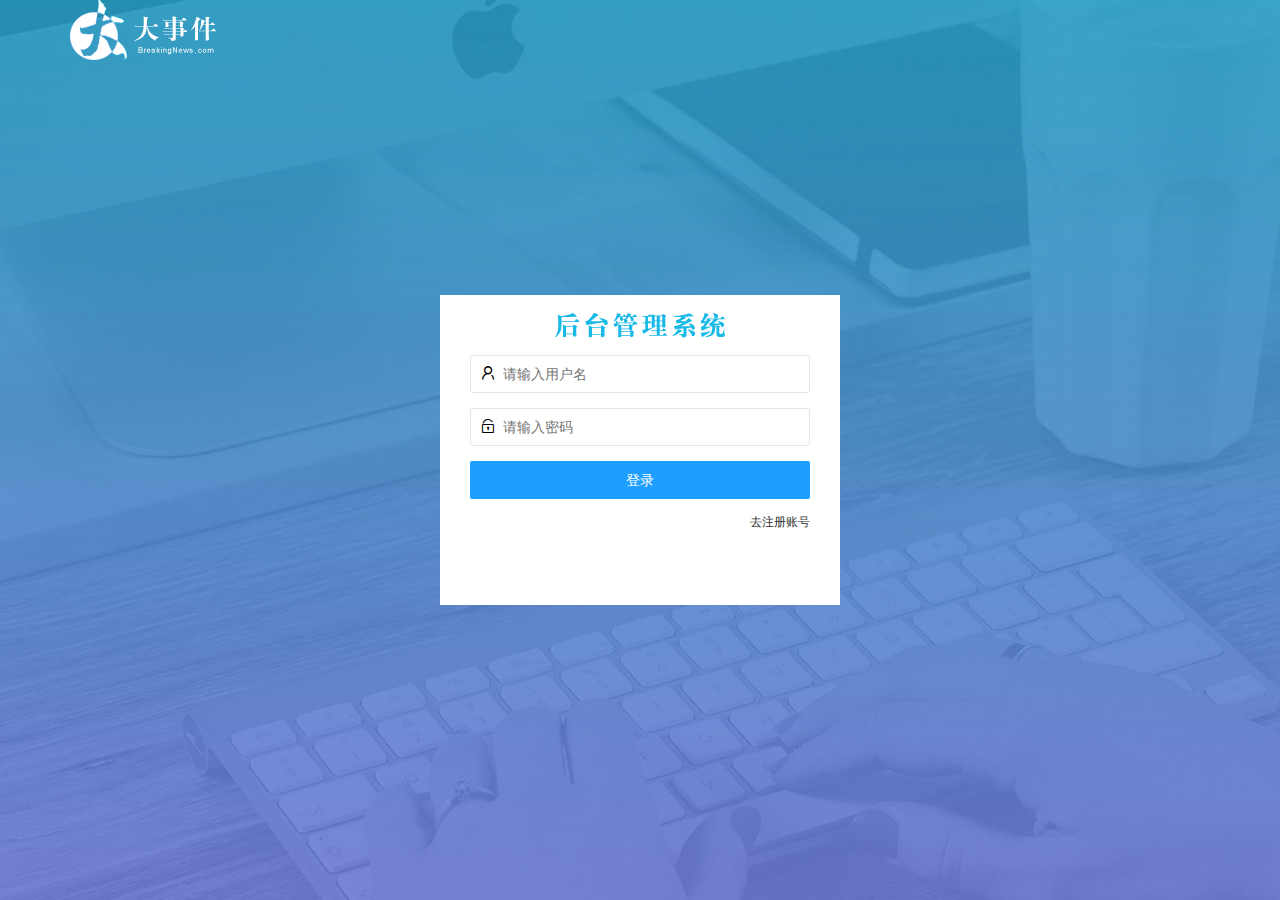
<file: login.html>
<!DOCTYPE html>
<html lang="en">

<head>
  <meta charset="UTF-8" />
  <meta http-equiv="X-UA-Compatible" content="IE=edge" />
  <meta name="viewport" content="width=device-width, initial-scale=1.0" />
  <title>大事件-登录</title>
  <!-- 导入 LayUI 样式 -->
  <link rel="stylesheet" href="/assets/lib/layui/css/layui.css" />
  <!-- 导入自定义样式 -->
  <link rel="stylesheet" href="/assets/css/login.css" />
</head>

<body>
  <!-- 头部 logo 区域 -->
  <div class="layui-main">
    <img src="/assets/images/logo.png" alt="" />
  </div>

  <!-- 登录注册区域 -->
  <div class="loginAndRegBox">
    <!-- 登录标题 -->
    <div class="title-box"></div>
    <!-- 登录 -->
    <div class="login-box">
      <form class="layui-form" id="form_login">

        <!-- 用户名 -->
        <div class="layui-form-item">
          <i class="layui-icon layui-icon-username"></i>
          <input type="text" name="username" required lay-verify="required" placeholder="请输入用户名" autocomplete="off"
            class="layui-input" />
        </div>

        <!-- 密码 -->
        <div class="layui-form-item">
          <i class="layui-icon layui-icon-password"></i>
          <input type="password" name="password" required lay-verify="required" placeholder="请输入密码" autocomplete="off"
            class="layui-input" />
        </div>

        <!-- 登录按钮 -->
        <div class="layui-form-item">
          <!-- 注意：表单提交按钮和普通按钮的区别，就是 lay-submit 属性 -->
          <button class="layui-btn layui-btn-normal layui-btn-fluid" lay-submit>
            登录
          </button>
        </div>
        <div class="layui-form-item link">
          <a href="javascript:;" id="link_reg">去注册账号</a>
        </div>
      </form>
    </div>
    <!-- 注册 -->
    <div class="reg-box">
      <form class="layui-form" id="form_reg">
        <!-- 用户名 -->
        <div class="layui-form-item">
          <i class="layui-icon layui-icon-username"></i>
          <input type="text" name="username" required lay-verify="required" placeholder="请输入用户名" autocomplete="off"
            class="layui-input" />
        </div>

        <!-- 密码 -->
        <div class="layui-form-item">
          <i class="layui-icon layui-icon-password"></i>
          <input type="password" name="password" required lay-verify="required|pwd" placeholder="请输入密码" autocomplete="off"
            class="layui-input" />
        </div>

        <!-- 确认密码 -->
        <div class="layui-form-item">
          <i class="layui-icon layui-icon-password"></i>
          <input type="password" name="repassword" required lay-verify="required|pwd|repwd" placeholder="再次确认密码"
            autocomplete="off" class="layui-input" />
        </div>

        <!-- 注册按钮 -->
        <div class="layui-form-item">
          <!-- 注意：表单提交按钮和普通按钮的区别，就是 lay-submit 属性 -->
          <button class="layui-btn layui-btn-normal layui-btn-fluid" lay-submit>
            注册
          </button>
        </div>
        <div class="layui-form-item link">
          <a href="javascript:;" id="link_login">去登录</a>
        </div>
      </form>
    </div>
  </div>
</body>
<!-- 引入layui的js -->
<script src="/assets/lib/layui/layui.all.js"></script>
<!-- 引入jQuery的js -->
<script src="/assets/lib/jquery.js"></script>
<script src="/assets/js/baseAPI.js"></script>
<!-- 引入自己的js -->
<script src="/assets/js/login.js"></script>

</html>
</file>
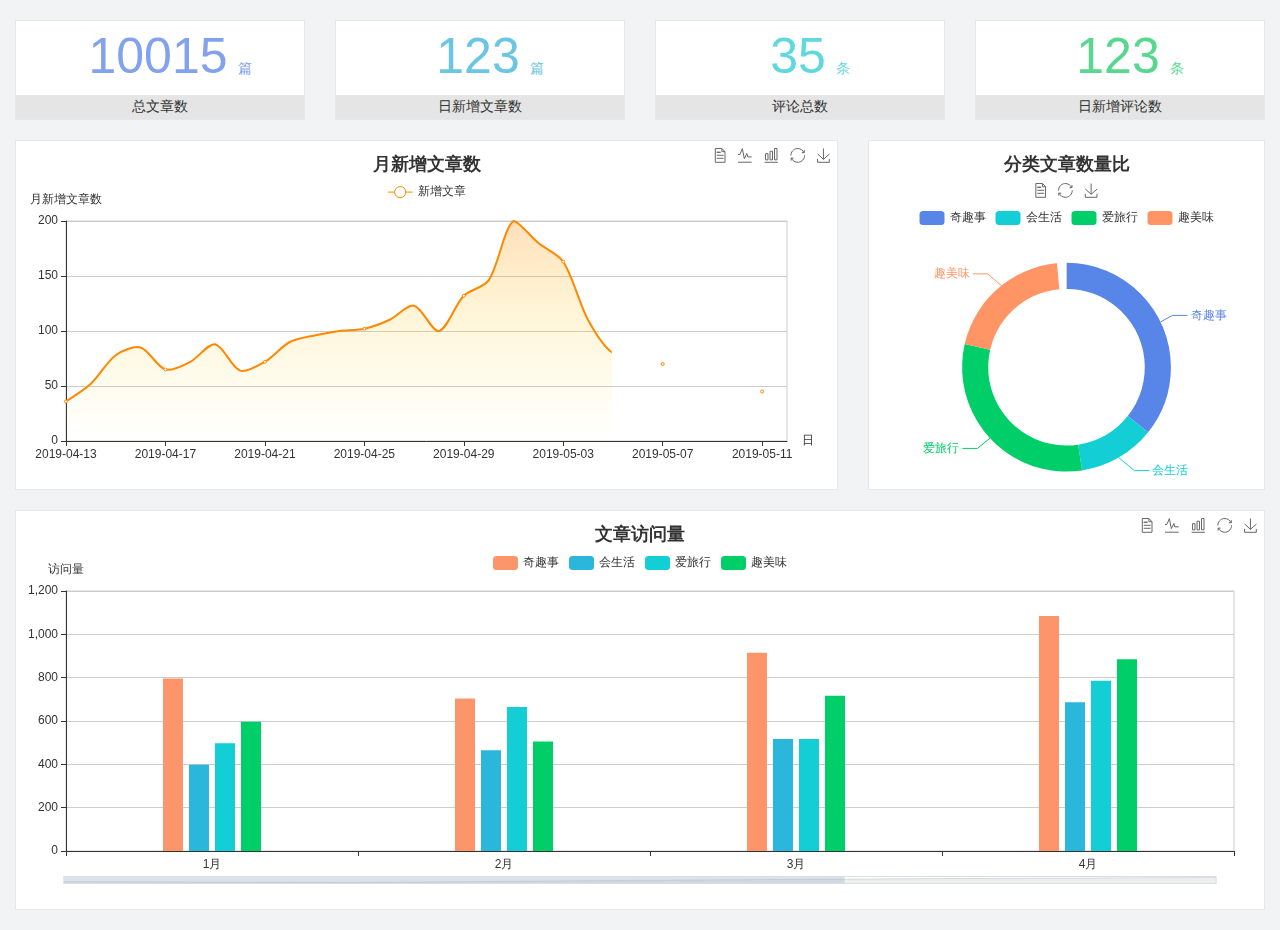
<file: home/dashboard.html>
<!DOCTYPE html>
<html lang="en">

<head>
  <meta charset="UTF-8">
  <meta name="viewport" content="width=device-width, initial-scale=1.0">
  <meta http-equiv="X-UA-Compatible" content="ie=edge">
  <title>图表统计</title>
  <link rel="stylesheet" href="../../assets/lib/bootstrap.css" />
  <link rel="stylesheet" href="../../assets/lib/main.css" />
  <script src="../../assets/lib/jquery.js"></script>
  <script type="text/javascript" src="../../assets/lib/echarts.min.js"></script>
</head>

<body>
  <div class="container-fluid">
    <div class="row spannel_list">
      <div class="col-sm-3 col-xs-6">
        <div class="spannel">
          <em>10015</em><span>篇</span>
          <b>总文章数</b>
        </div>
      </div>
      <div class="col-sm-3 col-xs-6">
        <div class="spannel scolor01">
          <em>123</em><span>篇</span>
          <b>日新增文章数</b>
        </div>
      </div>
      <div class="col-sm-3 col-xs-6">
        <div class="spannel scolor02">
          <em>35</em><span>条</span>
          <b>评论总数</b>
        </div>
      </div>
      <div class="col-sm-3 col-xs-6">
        <div class="spannel scolor03">
          <em>123</em><span>条</span>
          <b>日新增评论数</b>
        </div>
      </div>
    </div>
  </div>

  <div class="container-fluid">
    <div class="row curve-pie">
      <div class="col-lg-8 col-md-8">
        <div class="gragh_pannel" id="curve_show"></div>
      </div>
      <div class="col-lg-4 col-md-4">
        <div class="gragh_pannel" id="pie_show"></div>
      </div>
    </div>
  </div>

  <div class="container-fluid">
    <div class="column_pannel" id="column_show"></div>
  </div>

  <script>
    var oChart = echarts.init(document.getElementById('curve_show'));
    var aList_all = [
      { 'count': 36, 'date': '2019-04-13' },
      { 'count': 52, 'date': '2019-04-14' },
      { 'count': 78, 'date': '2019-04-15' },
      { 'count': 85, 'date': '2019-04-16' },
      { 'count': 65, 'date': '2019-04-17' },
      { 'count': 72, 'date': '2019-04-18' },
      { 'count': 88, 'date': '2019-04-19' },
      { 'count': 64, 'date': '2019-04-20' },
      { 'count': 72, 'date': '2019-04-21' },
      { 'count': 90, 'date': '2019-04-22' },
      { 'count': 96, 'date': '2019-04-23' },
      { 'count': 100, 'date': '2019-04-24' },
      { 'count': 102, 'date': '2019-04-25' },
      { 'count': 110, 'date': '2019-04-26' },
      { 'count': 123, 'date': '2019-04-27' },
      { 'count': 100, 'date': '2019-04-28' },
      { 'count': 132, 'date': '2019-04-29' },
      { 'count': 146, 'date': '2019-04-30' },
      { 'count': 200, 'date': '2019-05-01' },
      { 'count': 180, 'date': '2019-05-02' },
      { 'count': 163, 'date': '2019-05-03' },
      { 'count': 110, 'date': '2019-05-04' },
      { 'count': 80, 'date': '2019-05-05' },
      { 'count': 82, 'date': '2019-05-06' },
      { 'count': 70, 'date': '2019-05-07' },
      { 'count': 65, 'date': '2019-05-08' },
      { 'count': 54, 'date': '2019-05-09' },
      { 'count': 40, 'date': '2019-05-10' },
      { 'count': 45, 'date': '2019-05-11' },
      { 'count': 38, 'date': '2019-05-12' },
    ];

    let aCount = [];
    let aDate = [];

    for (var i = 0; i < aList_all.length; i++) {
      aCount.push(aList_all[i].count);
      aDate.push(aList_all[i].date);
    }

    var chartopt = {
      title: {
        text: '月新增文章数',
        left: 'center',
        top: '10'
      },
      tooltip: {
        trigger: 'axis'
      },
      legend: {
        data: ['新增文章'],
        top: '40'
      },
      toolbox: {
        show: true,
        feature: {
          mark: { show: true },
          dataView: { show: true, readOnly: false },
          magicType: { show: true, type: ['line', 'bar'] },
          restore: { show: true },
          saveAsImage: { show: true }
        }
      },
      calculable: true,
      xAxis: [
        {
          name: '日',
          type: 'category',
          boundaryGap: false,
          data: aDate
        }
      ],
      yAxis: [
        {
          name: '月新增文章数',
          type: 'value'
        }
      ],
      series: [
        {
          name: '新增文章',
          type: 'line',
          smooth: true,
          itemStyle: { normal: { areaStyle: { type: 'default' }, color: '#f80' }, lineStyle: { color: '#f80' } },
          data: aCount
        }],
      areaStyle: {
        normal: {
          color: new echarts.graphic.LinearGradient(0, 0, 0, 1, [{
            offset: 0,
            color: 'rgba(255,136,0,0.39)'
          }, {
            offset: .34,
            color: 'rgba(255,180,0,0.25)'
          }, {
            offset: 1,
            color: 'rgba(255,222,0,0.00)'
          }])

        }
      },
      grid: {
        show: true,
        x: 50,
        x2: 50,
        y: 80,
        height: 220
      }
    };

    oChart.setOption(chartopt);


    var oPie = echarts.init(document.getElementById('pie_show'));
    var oPieopt =
    {
      title: {
        top: 10,
        text: '分类文章数量比',
        x: 'center'
      },
      tooltip: {
        trigger: 'item',
        formatter: "{a} <br/>{b} : {c} ({d}%)"
      },
      color: ['#5885e8', '#13cfd5', '#00ce68', '#ff9565'],
      legend: {
        x: 'center',
        top: 65,
        data: ['奇趣事', '会生活', '爱旅行', '趣美味']
      },
      toolbox: {
        show: true,
        x: 'center',
        top: 35,
        feature: {
          mark: { show: true },
          dataView: { show: true, readOnly: false },
          magicType: {
            show: true,
            type: ['pie', 'funnel'],
            option: {
              funnel: {
                x: '25%',
                width: '50%',
                funnelAlign: 'left',
                max: 1548
              }
            }
          },
          restore: { show: true },
          saveAsImage: { show: true }
        }
      },
      calculable: true,
      series: [
        {
          name: '访问来源',
          type: 'pie',
          radius: ['45%', '60%'],
          center: ['50%', '65%'],
          data: [
            { value: 300, name: '奇趣事' },
            { value: 100, name: '会生活' },
            { value: 260, name: '爱旅行' },
            { value: 180, name: '趣美味' }
          ]
        }
      ]
    };
    oPie.setOption(oPieopt);



    var oColumn = this.echarts.init(document.getElementById('column_show'));
    var oColumnopt =
    {
      title: {
        text: '文章访问量',
        left: 'center',
        top: '10'
      },
      tooltip: {
        trigger: 'axis'
      },
      legend: {
        data: ['奇趣事', '会生活', '爱旅行', '趣美味'],
        top: '40'
      },
      toolbox: {
        show: true,
        feature: {
          mark: { show: true },
          dataView: { show: true, readOnly: false },
          magicType: { show: true, type: ['line', 'bar'] },
          restore: { show: true },
          saveAsImage: { show: true }
        }
      },
      calculable: true,
      xAxis: [
        {
          type: 'category',
          data: ['1月', '2月', '3月', '4月', '5月']
        }
      ],
      yAxis: [
        {
          name: '访问量',
          type: 'value'
        }
      ],
      series: [
        {
          name: '奇趣事',
          type: 'bar',
          barWidth: 20,
          itemStyle: {
            normal: { areaStyle: { type: 'default' }, color: '#fd956a' }
          },
          data: [800, 708, 920, 1090, 1200]
        },
        {
          name: '会生活',
          type: 'bar',
          barWidth: 20,
          itemStyle: {
            normal: { areaStyle: { type: 'default' }, color: '#2bb6db' }
          },
          data: [400, 468, 520, 690, 800]
        },
        {
          name: '爱旅行',
          type: 'bar',
          barWidth: 20,
          itemStyle: {
            normal: { areaStyle: { type: 'default' }, color: '#13cfd5' }
          },
          data: [500, 668, 520, 790, 900]
        },
        {
          name: '趣美味',
          type: 'bar',
          barWidth: 20,
          itemStyle: {
            normal: { areaStyle: { type: 'default' }, color: '#00ce68' }
          },
          data: [600, 508, 720, 890, 1000]
        }
      ],
      grid: {
        show: true,
        x: 50,
        x2: 30,
        y: 80,
        height: 260
      },
      dataZoom: [//给x轴设置滚动条
        {
          start: 0,//默认为0
          end: 100 - 1000 / 31,//默认为100
          type: 'slider',
          show: true,
          xAxisIndex: [0],
          handleSize: 0,//滑动条的 左右2个滑动条的大小
          height: 8,//组件高度
          left: 45, //左边的距离
          right: 50,//右边的距离
          bottom: 26,//右边的距离
          handleColor: '#ddd',//h滑动图标的颜色
          handleStyle: {
            borderColor: "#cacaca",
            borderWidth: "1",
            shadowBlur: 2,
            background: "#ddd",
            shadowColor: "#ddd",
          }
        }]
    };
    oColumn.setOption(oColumnopt);
  </script>
</body>

</html>
</file>
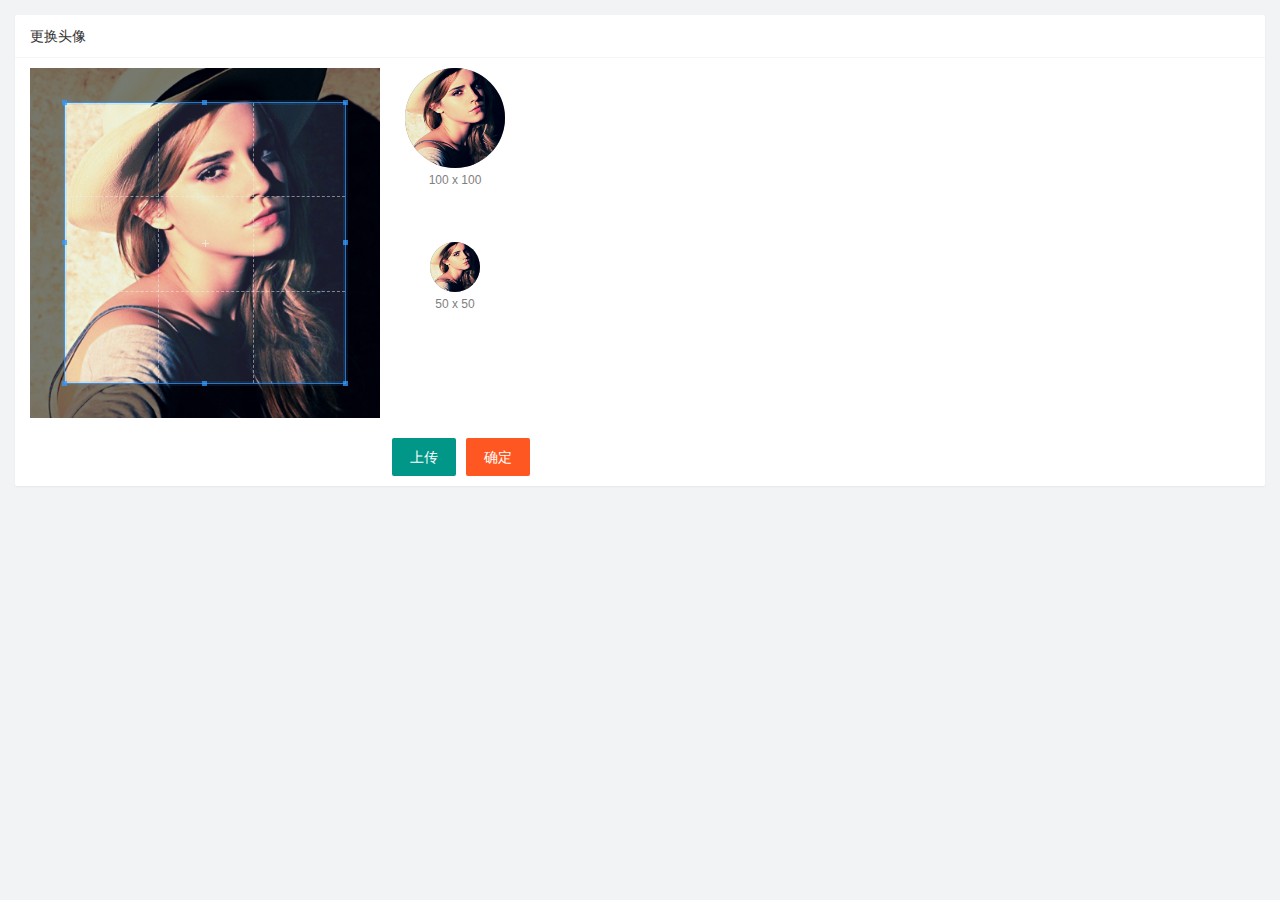
<file: user/user_avatar.html>
<!DOCTYPE html>
<html lang="en">

<head>
  <meta charset="UTF-8" />
  <meta http-equiv="X-UA-Compatible" content="IE=edge" />
  <meta name="viewport" content="width=device-width, initial-scale=1.0" />
  <title>Document</title>
  <link rel="stylesheet" href="/assets/lib/layui/css/layui.css" />
  <link rel="stylesheet" href="/assets/lib/cropper/cropper.css" />
  <link rel="stylesheet" href="/assets/css/user/user_avatar.css" />
</head>

<body>
  <div class="layui-card">
    <div class="layui-card-header">更换头像</div>
    <div class="layui-card-body">
      <!-- 第一行的图片裁剪和预览区域 -->
      <div class="row1">
        <!-- 图片裁剪区域 -->
        <div class="cropper-box">
          <!-- 这个 img 标签很重要，将来会把它初始化为裁剪区域 -->
          <img id="image" src="/assets/images/sample.jpg" />
        </div>
        <!-- 图片的预览区域 -->
        <div class="preview-box">
          <div>
            <!-- 宽高为 100px 的预览区域 -->
            <div class="img-preview w100"></div>
            <p class="size">100 x 100</p>
          </div>
          <div>
            <!-- 宽高为 50px 的预览区域 -->
            <div class="img-preview w50"></div>
            <p class="size">50 x 50</p>
          </div>
        </div>
      </div>
      <!-- 第二行的按钮区域 -->
      <div class="row2">
        <input type="file" id="file" accept="image/png,image/jpeg">
        <button type="button" class="layui-btn" id="btnChooseImage">上传</button>
        <button type="button" class="layui-btn layui-btn-danger" id="btnUpload" >确定</button>
      </div>
    </div>
  </div>
  <script src="/assets/lib/layui/layui.all.js"></script>
  <script src="/assets/lib/jquery.js"></script>
  <script src="/assets/lib/cropper/Cropper.js"></script>
  <script src="/assets/lib/cropper/jquery-cropper.js"></script>
  <script src="/assets/js/baseAPI.js"></script>
  <script src="/assets/js/user/user_avatar.js"></script>
</body>

</html>
</file>
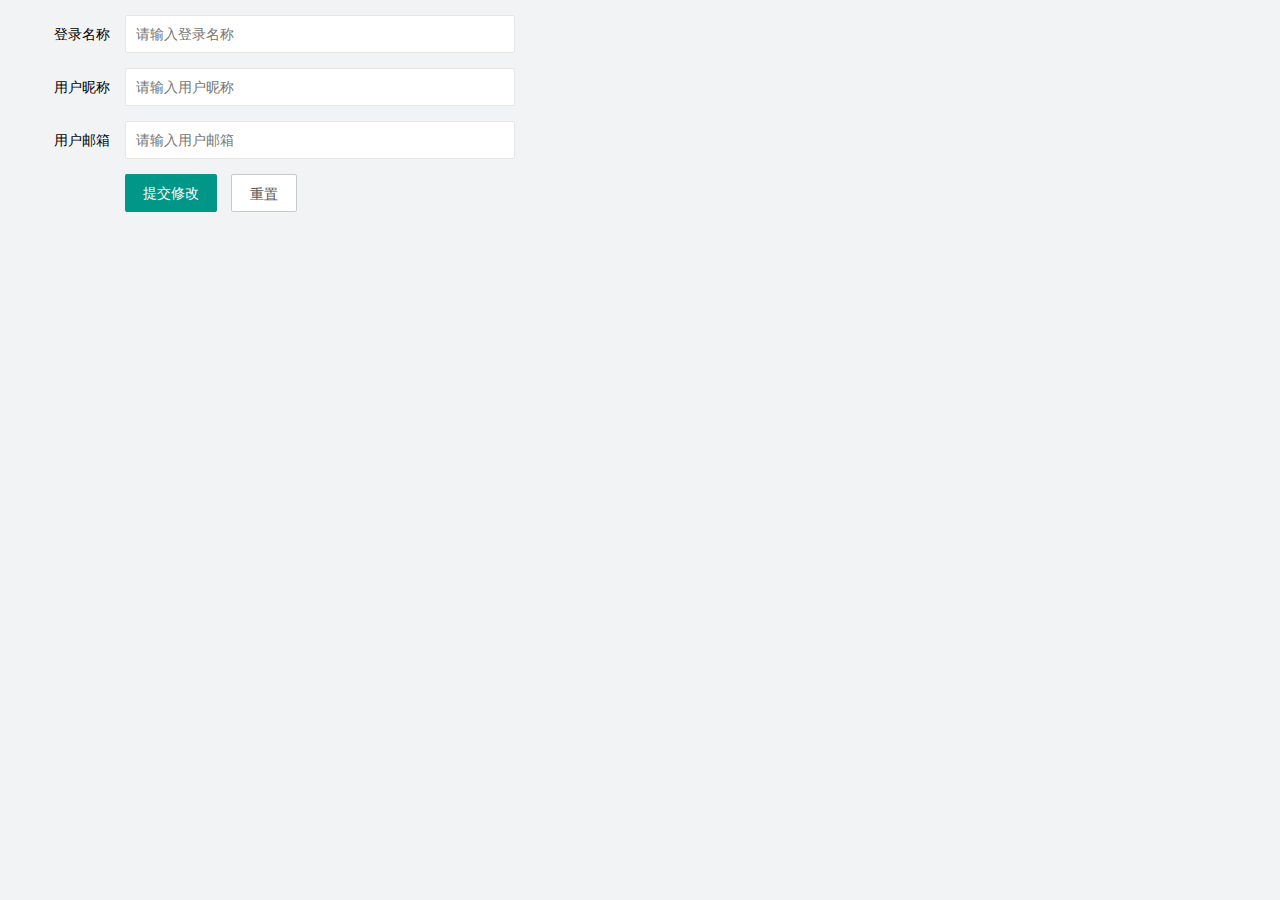
<file: user/user_info.html>
<!DOCTYPE html>
<html lang="en">

<head>
  <meta charset="UTF-8" />
  <meta http-equiv="X-UA-Compatible" content="IE=edge" />
  <meta name="viewport" content="width=device-width, initial-scale=1.0" />
  <title>Document</title>
  <link rel="stylesheet" href="/assets/lib/layui/css/layui.css">
  <link rel="stylesheet" href="/assets/css/user/user_info.css" />
</head>

<body>
  <!-- form 表单 -->
  <form class="layui-form" action="" lay-filter="formUserInfo">
    <input type="hidden" name="id">
    <div class="layui-form-item">
      <label class="layui-form-label">登录名称</label>
      <div class="layui-input-block">
        <input type="text" name="username" required readonly lay-verify="required" placeholder="请输入登录名称"
          autocomplete="off" class="layui-input" />
      </div>
    </div>
    <div class="layui-form-item">
      <label class="layui-form-label">用户昵称</label>
      <div class="layui-input-block">
        <input type="text" name="nickname" required lay-verify="required|nickname" placeholder="请输入用户昵称"
          autocomplete="off" class="layui-input" />
      </div>
    </div>
    <div class="layui-form-item">
      <label class="layui-form-label">用户邮箱</label>
      <div class="layui-input-block">
        <input type="text" name="email" required lay-verify="required|email" placeholder="请输入用户邮箱" autocomplete="off"
          class="layui-input" />
      </div>
    </div>
    <div class="layui-form-item">
      <div class="layui-input-block">
        <button class="layui-btn" lay-submit lay-filter="formDemo">提交修改</button>
        <button type="reset" class="layui-btn layui-btn-primary" id="btnReset">重置</button>
      </div>
    </div>
  </form>
</body>
<script src="/assets/lib/layui/layui.all.js"></script>
<script src="/assets/lib/jquery.js"></script>
<script src="/assets/js/baseAPI.js"></script>
<script src="/assets/js/user/user_info.js"></script>

</html>
</file>
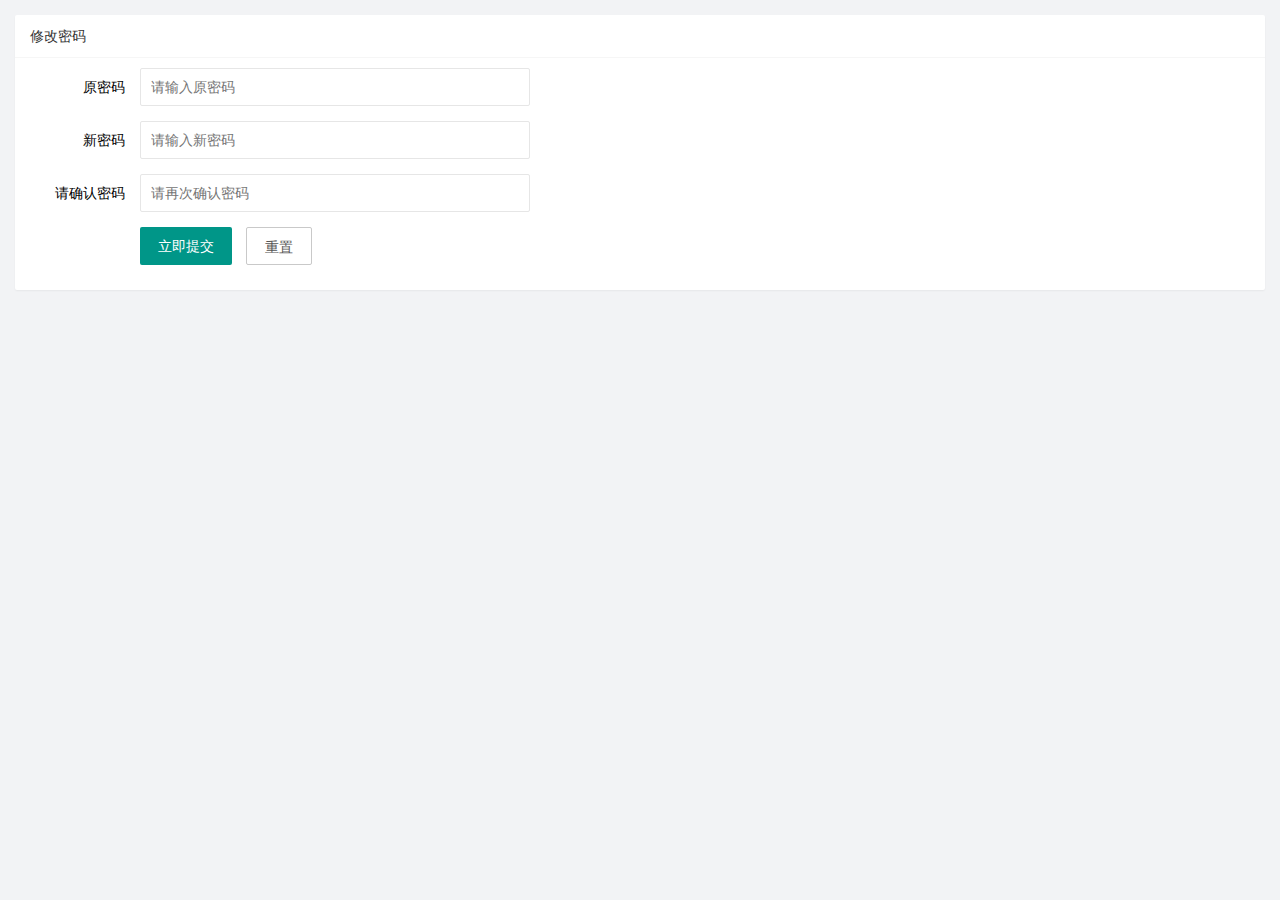
<file: user/user_pwd.html>
<!DOCTYPE html>
<html lang="en">
  <head>
    <meta charset="UTF-8" />
    <meta http-equiv="X-UA-Compatible" content="IE=edge" />
    <meta name="viewport" content="width=device-width, initial-scale=1.0" />
    <title>Document</title>
    <link rel="stylesheet" href="/assets/lib/layui/css/layui.css" />
    <link rel="stylesheet" href="/assets/css/user/user_pwd.css" />
  </head>
  <body>
    <div class="layui-card">
      <div class="layui-card-header">修改密码</div>
      <div class="layui-card-body">
        <form class="layui-form" action="">
          <div class="layui-form-item">
            <label class="layui-form-label">原密码</label>
            <div class="layui-input-block">
              <input
                type="password"
                name="oldPwd"
                required
                lay-verify="required|pwd"
                placeholder="请输入原密码"
                autocomplete="off"
                class="layui-input"
              />
            </div>
          </div>
          <div class="layui-form-item">
            <label class="layui-form-label">新密码</label>
            <div class="layui-input-block">
              <input
                type="password"
                name="newPwd"
                required
                lay-verify="required|pwd|samePwd"
                placeholder="请输入新密码"
                autocomplete="off"
                class="layui-input"
              />
            </div>
          </div>
          <div class="layui-form-item">
            <label class="layui-form-label">请确认密码</label>
            <div class="layui-input-block">
              <input
                type="password"
                name="rePwd"
                required
                lay-verify="required|pwd|rePwd"
                placeholder="请再次确认密码"
                autocomplete="off"
                class="layui-input"
              />
            </div>
          </div>
          <div class="layui-form-item">
            <div class="layui-input-block">
              <button class="layui-btn" lay-submit lay-filter="formDemo">
                立即提交
              </button>
              <button type="reset" class="layui-btn layui-btn-primary">
                重置
              </button>
            </div>
          </div>
        </form>
      </div>
    </div>
  </body>
  <!-- 导入 layui 的 js -->
<script src="/assets/lib/layui/layui.all.js"></script>
<!-- 导入 jQuery -->
<script src="/assets/lib/jquery.js"></script>
<!-- 导入 baseAPI -->
<script src="/assets/js/baseAPI.js"></script>
<!-- 导入自己的 js -->
<script src="/assets/js/user/user_pwd.js"></script>
</html>
</file>
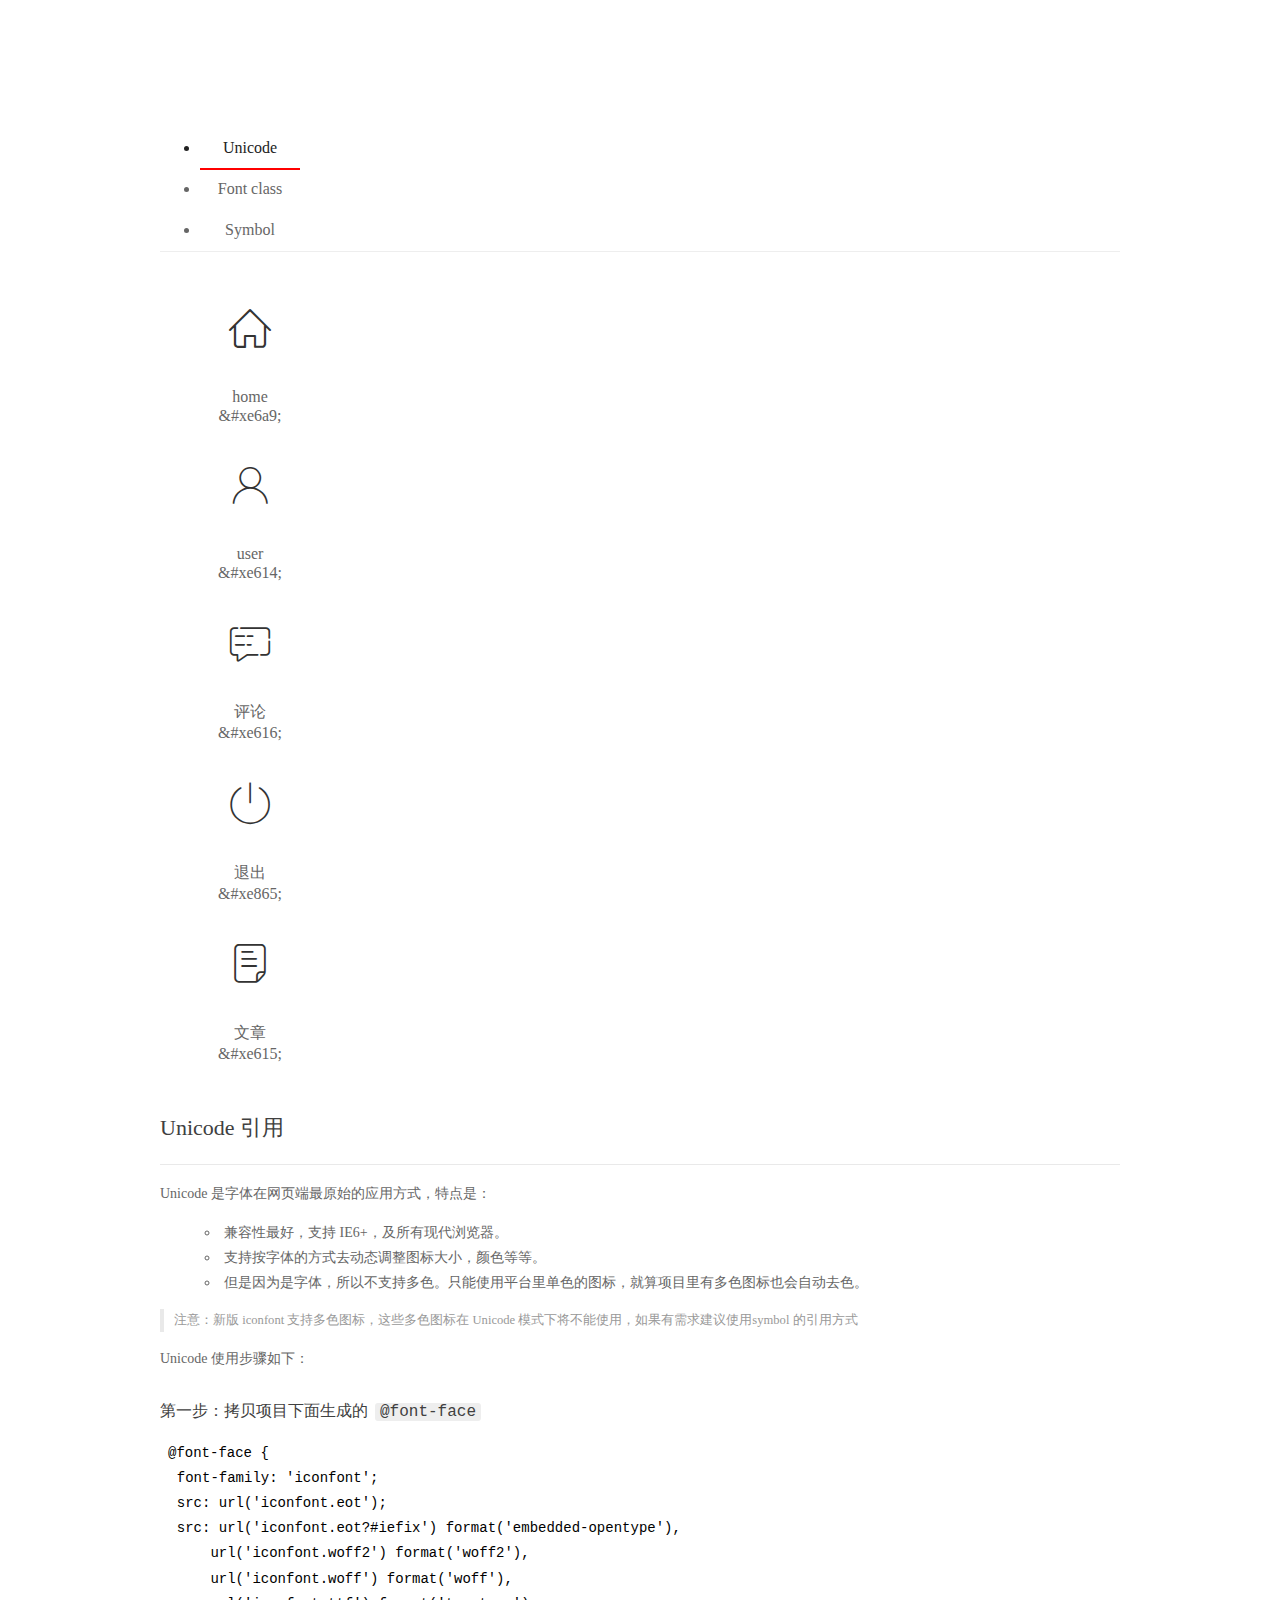
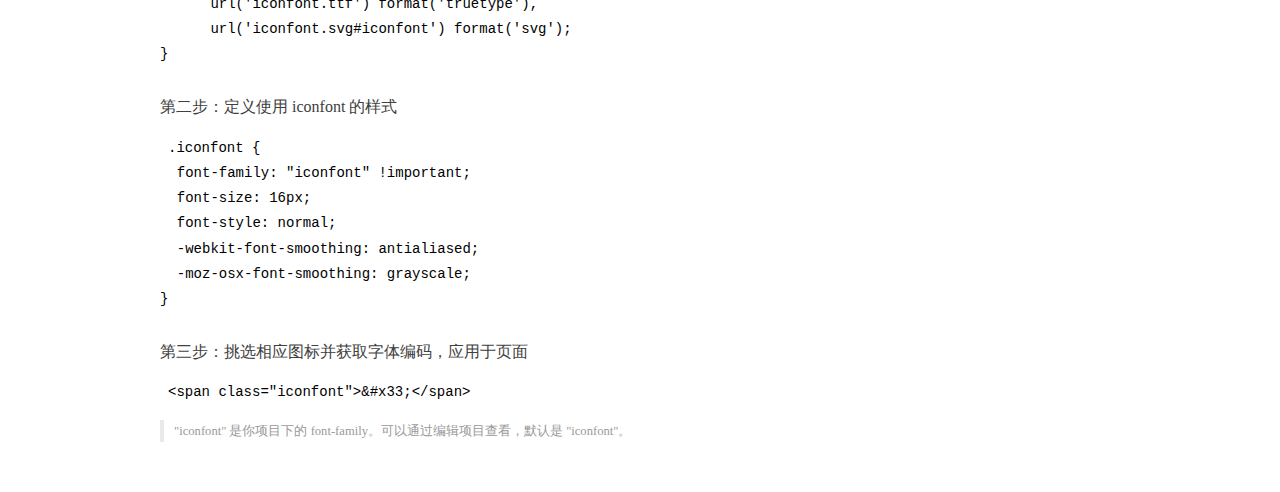
<file: assets/fonts/demo_index.html>
<!DOCTYPE html>
<html>
<head>
  <meta charset="utf-8"/>
  <title>IconFont Demo</title>
  <link rel="shortcut icon" href="https://gtms04.alicdn.com/tps/i4/TB1_oz6GVXXXXaFXpXXJDFnIXXX-64-64.ico" type="image/x-icon"/>
  <link rel="stylesheet" href="https://g.alicdn.com/thx/cube/1.3.2/cube.min.css">
  <link rel="stylesheet" href="demo.css">
  <link rel="stylesheet" href="iconfont.css">
  <script src="iconfont.js"></script>
  <!-- jQuery -->
  <script src="https://a1.alicdn.com/oss/uploads/2018/12/26/7bfddb60-08e8-11e9-9b04-53e73bb6408b.js"></script>
  <!-- 代码高亮 -->
  <script src="https://a1.alicdn.com/oss/uploads/2018/12/26/a3f714d0-08e6-11e9-8a15-ebf944d7534c.js"></script>
</head>
<body>
  <div class="main">
    <h1 class="logo"><a href="https://www.iconfont.cn/" title="iconfont 首页" target="_blank">&#xe86b;</a></h1>
    <div class="nav-tabs">
      <ul id="tabs" class="dib-box">
        <li class="dib active"><span>Unicode</span></li>
        <li class="dib"><span>Font class</span></li>
        <li class="dib"><span>Symbol</span></li>
      </ul>
      
    </div>
    <div class="tab-container">
      <div class="content unicode" style="display: block;">
          <ul class="icon_lists dib-box">
          
            <li class="dib">
              <span class="icon iconfont">&#xe6a9;</span>
                <div class="name">home</div>
                <div class="code-name">&amp;#xe6a9;</div>
              </li>
          
            <li class="dib">
              <span class="icon iconfont">&#xe614;</span>
                <div class="name">user</div>
                <div class="code-name">&amp;#xe614;</div>
              </li>
          
            <li class="dib">
              <span class="icon iconfont">&#xe616;</span>
                <div class="name">评论</div>
                <div class="code-name">&amp;#xe616;</div>
              </li>
          
            <li class="dib">
              <span class="icon iconfont">&#xe865;</span>
                <div class="name">退出</div>
                <div class="code-name">&amp;#xe865;</div>
              </li>
          
            <li class="dib">
              <span class="icon iconfont">&#xe615;</span>
                <div class="name">文章</div>
                <div class="code-name">&amp;#xe615;</div>
              </li>
          
          </ul>
          <div class="article markdown">
          <h2 id="unicode-">Unicode 引用</h2>
          <hr>

          <p>Unicode 是字体在网页端最原始的应用方式，特点是：</p>
          <ul>
            <li>兼容性最好，支持 IE6+，及所有现代浏览器。</li>
            <li>支持按字体的方式去动态调整图标大小，颜色等等。</li>
            <li>但是因为是字体，所以不支持多色。只能使用平台里单色的图标，就算项目里有多色图标也会自动去色。</li>
          </ul>
          <blockquote>
            <p>注意：新版 iconfont 支持多色图标，这些多色图标在 Unicode 模式下将不能使用，如果有需求建议使用symbol 的引用方式</p>
          </blockquote>
          <p>Unicode 使用步骤如下：</p>
          <h3 id="-font-face">第一步：拷贝项目下面生成的 <code>@font-face</code></h3>
<pre><code class="language-css"
>@font-face {
  font-family: 'iconfont';
  src: url('iconfont.eot');
  src: url('iconfont.eot?#iefix') format('embedded-opentype'),
      url('iconfont.woff2') format('woff2'),
      url('iconfont.woff') format('woff'),
      url('iconfont.ttf') format('truetype'),
      url('iconfont.svg#iconfont') format('svg');
}
</code></pre>
          <h3 id="-iconfont-">第二步：定义使用 iconfont 的样式</h3>
<pre><code class="language-css"
>.iconfont {
  font-family: "iconfont" !important;
  font-size: 16px;
  font-style: normal;
  -webkit-font-smoothing: antialiased;
  -moz-osx-font-smoothing: grayscale;
}
</code></pre>
          <h3 id="-">第三步：挑选相应图标并获取字体编码，应用于页面</h3>
<pre>
<code class="language-html"
>&lt;span class="iconfont"&gt;&amp;#x33;&lt;/span&gt;
</code></pre>
          <blockquote>
            <p>"iconfont" 是你项目下的 font-family。可以通过编辑项目查看，默认是 "iconfont"。</p>
          </blockquote>
          </div>
      </div>
      <div class="content font-class">
        <ul class="icon_lists dib-box">
          
          <li class="dib">
            <span class="icon iconfont icon-home"></span>
            <div class="name">
              home
            </div>
            <div class="code-name">.icon-home
            </div>
          </li>
          
          <li class="dib">
            <span class="icon iconfont icon-user"></span>
            <div class="name">
              user
            </div>
            <div class="code-name">.icon-user
            </div>
          </li>
          
          <li class="dib">
            <span class="icon iconfont icon-pinglun"></span>
            <div class="name">
              评论
            </div>
            <div class="code-name">.icon-pinglun
            </div>
          </li>
          
          <li class="dib">
            <span class="icon iconfont icon-tuichu"></span>
            <div class="name">
              退出
            </div>
            <div class="code-name">.icon-tuichu
            </div>
          </li>
          
          <li class="dib">
            <span class="icon iconfont icon-16"></span>
            <div class="name">
              文章
            </div>
            <div class="code-name">.icon-16
            </div>
          </li>
          
        </ul>
        <div class="article markdown">
        <h2 id="font-class-">font-class 引用</h2>
        <hr>

        <p>font-class 是 Unicode 使用方式的一种变种，主要是解决 Unicode 书写不直观，语意不明确的问题。</p>
        <p>与 Unicode 使用方式相比，具有如下特点：</p>
        <ul>
          <li>兼容性良好，支持 IE8+，及所有现代浏览器。</li>
          <li>相比于 Unicode 语意明确，书写更直观。可以很容易分辨这个 icon 是什么。</li>
          <li>因为使用 class 来定义图标，所以当要替换图标时，只需要修改 class 里面的 Unicode 引用。</li>
          <li>不过因为本质上还是使用的字体，所以多色图标还是不支持的。</li>
        </ul>
        <p>使用步骤如下：</p>
        <h3 id="-fontclass-">第一步：引入项目下面生成的 fontclass 代码：</h3>
<pre><code class="language-html">&lt;link rel="stylesheet" href="./iconfont.css"&gt;
</code></pre>
        <h3 id="-">第二步：挑选相应图标并获取类名，应用于页面：</h3>
<pre><code class="language-html">&lt;span class="iconfont icon-xxx"&gt;&lt;/span&gt;
</code></pre>
        <blockquote>
          <p>"
            iconfont" 是你项目下的 font-family。可以通过编辑项目查看，默认是 "iconfont"。</p>
        </blockquote>
      </div>
      </div>
      <div class="content symbol">
          <ul class="icon_lists dib-box">
          
            <li class="dib">
                <svg class="icon svg-icon" aria-hidden="true">
                  <use xlink:href="#icon-home"></use>
                </svg>
                <div class="name">home</div>
                <div class="code-name">#icon-home</div>
            </li>
          
            <li class="dib">
                <svg class="icon svg-icon" aria-hidden="true">
                  <use xlink:href="#icon-user"></use>
                </svg>
                <div class="name">user</div>
                <div class="code-name">#icon-user</div>
            </li>
          
            <li class="dib">
                <svg class="icon svg-icon" aria-hidden="true">
                  <use xlink:href="#icon-pinglun"></use>
                </svg>
                <div class="name">评论</div>
                <div class="code-name">#icon-pinglun</div>
            </li>
          
            <li class="dib">
                <svg class="icon svg-icon" aria-hidden="true">
                  <use xlink:href="#icon-tuichu"></use>
                </svg>
                <div class="name">退出</div>
                <div class="code-name">#icon-tuichu</div>
            </li>
          
            <li class="dib">
                <svg class="icon svg-icon" aria-hidden="true">
                  <use xlink:href="#icon-16"></use>
                </svg>
                <div class="name">文章</div>
                <div class="code-name">#icon-16</div>
            </li>
          
          </ul>
          <div class="article markdown">
          <h2 id="symbol-">Symbol 引用</h2>
          <hr>

          <p>这是一种全新的使用方式，应该说这才是未来的主流，也是平台目前推荐的用法。相关介绍可以参考这篇<a href="">文章</a>
            这种用法其实是做了一个 SVG 的集合，与另外两种相比具有如下特点：</p>
          <ul>
            <li>支持多色图标了，不再受单色限制。</li>
            <li>通过一些技巧，支持像字体那样，通过 <code>font-size</code>, <code>color</code> 来调整样式。</li>
            <li>兼容性较差，支持 IE9+，及现代浏览器。</li>
            <li>浏览器渲染 SVG 的性能一般，还不如 png。</li>
          </ul>
          <p>使用步骤如下：</p>
          <h3 id="-symbol-">第一步：引入项目下面生成的 symbol 代码：</h3>
<pre><code class="language-html">&lt;script src="./iconfont.js"&gt;&lt;/script&gt;
</code></pre>
          <h3 id="-css-">第二步：加入通用 CSS 代码（引入一次就行）：</h3>
<pre><code class="language-html">&lt;style&gt;
.icon {
  width: 1em;
  height: 1em;
  vertical-align: -0.15em;
  fill: currentColor;
  overflow: hidden;
}
&lt;/style&gt;
</code></pre>
          <h3 id="-">第三步：挑选相应图标并获取类名，应用于页面：</h3>
<pre><code class="language-html">&lt;svg class="icon" aria-hidden="true"&gt;
  &lt;use xlink:href="#icon-xxx"&gt;&lt;/use&gt;
&lt;/svg&gt;
</code></pre>
          </div>
      </div>

    </div>
  </div>
  <script>
  $(document).ready(function () {
      $('.tab-container .content:first').show()

      $('#tabs li').click(function (e) {
        var tabContent = $('.tab-container .content')
        var index = $(this).index()

        if ($(this).hasClass('active')) {
          return
        } else {
          $('#tabs li').removeClass('active')
          $(this).addClass('active')

          tabContent.hide().eq(index).fadeIn()
        }
      })
    })
  </script>
</body>
</html>
</file>
<file: assets/lib/layui/css/layui.css>
/** layui-v2.5.5 MIT License By https://www.layui.com */
 .layui-inline,img{display:inline-block;vertical-align:middle}h1,h2,h3,h4,h5,h6{font-weight:400}.layui-edge,.layui-header,.layui-inline,.layui-main{position:relative}.layui-body,.layui-edge,.layui-elip{overflow:hidden}.layui-btn,.layui-edge,.layui-inline,img{vertical-align:middle}.layui-btn,.layui-disabled,.layui-icon,.layui-unselect{-moz-user-select:none;-webkit-user-select:none;-ms-user-select:none}.layui-elip,.layui-form-checkbox span,.layui-form-pane .layui-form-label{text-overflow:ellipsis;white-space:nowrap}.layui-breadcrumb,.layui-tree-btnGroup{visibility:hidden}blockquote,body,button,dd,div,dl,dt,form,h1,h2,h3,h4,h5,h6,input,li,ol,p,pre,td,textarea,th,ul{margin:0;padding:0;-webkit-tap-highlight-color:rgba(0,0,0,0)}a:active,a:hover{outline:0}img{border:none}li{list-style:none}table{border-collapse:collapse;border-spacing:0}h4,h5,h6{font-size:100%}button,input,optgroup,option,select,textarea{font-family:inherit;font-size:inherit;font-style:inherit;font-weight:inherit;outline:0}pre{white-space:pre-wrap;white-space:-moz-pre-wrap;white-space:-pre-wrap;white-space:-o-pre-wrap;word-wrap:break-word}body{line-height:24px;font:14px Helvetica Neue,Helvetica,PingFang SC,Tahoma,Arial,sans-serif}hr{height:1px;margin:10px 0;border:0;clear:both}a{color:#333;text-decoration:none}a:hover{color:#777}a cite{font-style:normal;*cursor:pointer}.layui-border-box,.layui-border-box *{box-sizing:border-box}.layui-box,.layui-box *{box-sizing:content-box}.layui-clear{clear:both;*zoom:1}.layui-clear:after{content:'\20';clear:both;*zoom:1;display:block;height:0}.layui-inline{*display:inline;*zoom:1}.layui-edge{display:inline-block;width:0;height:0;border-width:6px;border-style:dashed;border-color:transparent}.layui-edge-top{top:-4px;border-bottom-color:#999;border-bottom-style:solid}.layui-edge-right{border-left-color:#999;border-left-style:solid}.layui-edge-bottom{top:2px;border-top-color:#999;border-top-style:solid}.layui-edge-left{border-right-color:#999;border-right-style:solid}.layui-disabled,.layui-disabled:hover{color:#d2d2d2!important;cursor:not-allowed!important}.layui-circle{border-radius:100%}.layui-show{display:block!important}.layui-hide{display:none!important}@font-face{font-family:layui-icon;src:url(../font/iconfont.eot?v=250);src:url(../font/iconfont.eot?v=250#iefix) format('embedded-opentype'),url(../font/iconfont.woff2?v=250) format('woff2'),url(../font/iconfont.woff?v=250) format('woff'),url(../font/iconfont.ttf?v=250) format('truetype'),url(../font/iconfont.svg?v=250#layui-icon) format('svg')}.layui-icon{font-family:layui-icon!important;font-size:16px;font-style:normal;-webkit-font-smoothing:antialiased;-moz-osx-font-smoothing:grayscale}.layui-icon-reply-fill:before{content:"\e611"}.layui-icon-set-fill:before{content:"\e614"}.layui-icon-menu-fill:before{content:"\e60f"}.layui-icon-search:before{content:"\e615"}.layui-icon-share:before{content:"\e641"}.layui-icon-set-sm:before{content:"\e620"}.layui-icon-engine:before{content:"\e628"}.layui-icon-close:before{content:"\1006"}.layui-icon-close-fill:before{content:"\1007"}.layui-icon-chart-screen:before{content:"\e629"}.layui-icon-star:before{content:"\e600"}.layui-icon-circle-dot:before{content:"\e617"}.layui-icon-chat:before{content:"\e606"}.layui-icon-release:before{content:"\e609"}.layui-icon-list:before{content:"\e60a"}.layui-icon-chart:before{content:"\e62c"}.layui-icon-ok-circle:before{content:"\1005"}.layui-icon-layim-theme:before{content:"\e61b"}.layui-icon-table:before{content:"\e62d"}.layui-icon-right:before{content:"\e602"}.layui-icon-left:before{content:"\e603"}.layui-icon-cart-simple:before{content:"\e698"}.layui-icon-face-cry:before{content:"\e69c"}.layui-icon-face-smile:before{content:"\e6af"}.layui-icon-survey:before{content:"\e6b2"}.layui-icon-tree:before{content:"\e62e"}.layui-icon-upload-circle:before{content:"\e62f"}.layui-icon-add-circle:before{content:"\e61f"}.layui-icon-download-circle:before{content:"\e601"}.layui-icon-templeate-1:before{content:"\e630"}.layui-icon-util:before{content:"\e631"}.layui-icon-face-surprised:before{content:"\e664"}.layui-icon-edit:before{content:"\e642"}.layui-icon-speaker:before{content:"\e645"}.layui-icon-down:before{content:"\e61a"}.layui-icon-file:before{content:"\e621"}.layui-icon-layouts:before{content:"\e632"}.layui-icon-rate-half:before{content:"\e6c9"}.layui-icon-add-circle-fine:before{content:"\e608"}.layui-icon-prev-circle:before{content:"\e633"}.layui-icon-read:before{content:"\e705"}.layui-icon-404:before{content:"\e61c"}.layui-icon-carousel:before{content:"\e634"}.layui-icon-help:before{content:"\e607"}.layui-icon-code-circle:before{content:"\e635"}.layui-icon-water:before{content:"\e636"}.layui-icon-username:before{content:"\e66f"}.layui-icon-find-fill:before{content:"\e670"}.layui-icon-about:before{content:"\e60b"}.layui-icon-location:before{content:"\e715"}.layui-icon-up:before{content:"\e619"}.layui-icon-pause:before{content:"\e651"}.layui-icon-date:before{content:"\e637"}.layui-icon-layim-uploadfile:before{content:"\e61d"}.layui-icon-delete:before{content:"\e640"}.layui-icon-play:before{content:"\e652"}.layui-icon-top:before{content:"\e604"}.layui-icon-friends:before{content:"\e612"}.layui-icon-refresh-3:before{content:"\e9aa"}.layui-icon-ok:before{content:"\e605"}.layui-icon-layer:before{content:"\e638"}.layui-icon-face-smile-fine:before{content:"\e60c"}.layui-icon-dollar:before{content:"\e659"}.layui-icon-group:before{content:"\e613"}.layui-icon-layim-download:before{content:"\e61e"}.layui-icon-picture-fine:before{content:"\e60d"}.layui-icon-link:before{content:"\e64c"}.layui-icon-diamond:before{content:"\e735"}.layui-icon-log:before{content:"\e60e"}.layui-icon-rate-solid:before{content:"\e67a"}.layui-icon-fonts-del:before{content:"\e64f"}.layui-icon-unlink:before{content:"\e64d"}.layui-icon-fonts-clear:before{content:"\e639"}.layui-icon-triangle-r:before{content:"\e623"}.layui-icon-circle:before{content:"\e63f"}.layui-icon-radio:before{content:"\e643"}.layui-icon-align-center:before{content:"\e647"}.layui-icon-align-right:before{content:"\e648"}.layui-icon-align-left:before{content:"\e649"}.layui-icon-loading-1:before{content:"\e63e"}.layui-icon-return:before{content:"\e65c"}.layui-icon-fonts-strong:before{content:"\e62b"}.layui-icon-upload:before{content:"\e67c"}.layui-icon-dialogue:before{content:"\e63a"}.layui-icon-video:before{content:"\e6ed"}.layui-icon-headset:before{content:"\e6fc"}.layui-icon-cellphone-fine:before{content:"\e63b"}.layui-icon-add-1:before{content:"\e654"}.layui-icon-face-smile-b:before{content:"\e650"}.layui-icon-fonts-html:before{content:"\e64b"}.layui-icon-form:before{content:"\e63c"}.layui-icon-cart:before{content:"\e657"}.layui-icon-camera-fill:before{content:"\e65d"}.layui-icon-tabs:before{content:"\e62a"}.layui-icon-fonts-code:before{content:"\e64e"}.layui-icon-fire:before{content:"\e756"}.layui-icon-set:before{content:"\e716"}.layui-icon-fonts-u:before{content:"\e646"}.layui-icon-triangle-d:before{content:"\e625"}.layui-icon-tips:before{content:"\e702"}.layui-icon-picture:before{content:"\e64a"}.layui-icon-more-vertical:before{content:"\e671"}.layui-icon-flag:before{content:"\e66c"}.layui-icon-loading:before{content:"\e63d"}.layui-icon-fonts-i:before{content:"\e644"}.layui-icon-refresh-1:before{content:"\e666"}.layui-icon-rmb:before{content:"\e65e"}.layui-icon-home:before{content:"\e68e"}.layui-icon-user:before{content:"\e770"}.layui-icon-notice:before{content:"\e667"}.layui-icon-login-weibo:before{content:"\e675"}.layui-icon-voice:before{content:"\e688"}.layui-icon-upload-drag:before{content:"\e681"}.layui-icon-login-qq:before{content:"\e676"}.layui-icon-snowflake:before{content:"\e6b1"}.layui-icon-file-b:before{content:"\e655"}.layui-icon-template:before{content:"\e663"}.layui-icon-auz:before{content:"\e672"}.layui-icon-console:before{content:"\e665"}.layui-icon-app:before{content:"\e653"}.layui-icon-prev:before{content:"\e65a"}.layui-icon-website:before{content:"\e7ae"}.layui-icon-next:before{content:"\e65b"}.layui-icon-component:before{content:"\e857"}.layui-icon-more:before{content:"\e65f"}.layui-icon-login-wechat:before{content:"\e677"}.layui-icon-shrink-right:before{content:"\e668"}.layui-icon-spread-left:before{content:"\e66b"}.layui-icon-camera:before{content:"\e660"}.layui-icon-note:before{content:"\e66e"}.layui-icon-refresh:before{content:"\e669"}.layui-icon-female:before{content:"\e661"}.layui-icon-male:before{content:"\e662"}.layui-icon-password:before{content:"\e673"}.layui-icon-senior:before{content:"\e674"}.layui-icon-theme:before{content:"\e66a"}.layui-icon-tread:before{content:"\e6c5"}.layui-icon-praise:before{content:"\e6c6"}.layui-icon-star-fill:before{content:"\e658"}.layui-icon-rate:before{content:"\e67b"}.layui-icon-template-1:before{content:"\e656"}.layui-icon-vercode:before{content:"\e679"}.layui-icon-cellphone:before{content:"\e678"}.layui-icon-screen-full:before{content:"\e622"}.layui-icon-screen-restore:before{content:"\e758"}.layui-icon-cols:before{content:"\e610"}.layui-icon-export:before{content:"\e67d"}.layui-icon-print:before{content:"\e66d"}.layui-icon-slider:before{content:"\e714"}.layui-icon-addition:before{content:"\e624"}.layui-icon-subtraction:before{content:"\e67e"}.layui-icon-service:before{content:"\e626"}.layui-icon-transfer:before{content:"\e691"}.layui-main{width:1140px;margin:0 auto}.layui-header{z-index:1000;height:60px}.layui-header a:hover{transition:all .5s;-webkit-transition:all .5s}.layui-side{position:fixed;left:0;top:0;bottom:0;z-index:999;width:200px;overflow-x:hidden}.layui-side-scroll{position:relative;width:220px;height:100%;overflow-x:hidden}.layui-body{position:absolute;left:200px;right:0;top:0;bottom:0;z-index:998;width:auto;overflow-y:auto;box-sizing:border-box}.layui-layout-body{overflow:hidden}.layui-layout-admin .layui-header{background-color:#23262E}.layui-layout-admin .layui-side{top:60px;width:200px;overflow-x:hidden}.layui-layout-admin .layui-body{position:fixed;top:60px;bottom:44px}.layui-layout-admin .layui-main{width:auto;margin:0 15px}.layui-layout-admin .layui-footer{position:fixed;left:200px;right:0;bottom:0;height:44px;line-height:44px;padding:0 15px;background-color:#eee}.layui-layout-admin .layui-logo{position:absolute;left:0;top:0;width:200px;height:100%;line-height:60px;text-align:center;color:#009688;font-size:16px}.layui-layout-admin .layui-header .layui-nav{background:0 0}.layui-layout-left{position:absolute!important;left:200px;top:0}.layui-layout-right{position:absolute!important;right:0;top:0}.layui-container{position:relative;margin:0 auto;padding:0 15px;box-sizing:border-box}.layui-fluid{position:relative;margin:0 auto;padding:0 15px}.layui-row:after,.layui-row:before{content:'';display:block;clear:both}.layui-col-lg1,.layui-col-lg10,.layui-col-lg11,.layui-col-lg12,.layui-col-lg2,.layui-col-lg3,.layui-col-lg4,.layui-col-lg5,.layui-col-lg6,.layui-col-lg7,.layui-col-lg8,.layui-col-lg9,.layui-col-md1,.layui-col-md10,.layui-col-md11,.layui-col-md12,.layui-col-md2,.layui-col-md3,.layui-col-md4,.layui-col-md5,.layui-col-md6,.layui-col-md7,.layui-col-md8,.layui-col-md9,.layui-col-sm1,.layui-col-sm10,.layui-col-sm11,.layui-col-sm12,.layui-col-sm2,.layui-col-sm3,.layui-col-sm4,.layui-col-sm5,.layui-col-sm6,.layui-col-sm7,.layui-col-sm8,.layui-col-sm9,.layui-col-xs1,.layui-col-xs10,.layui-col-xs11,.layui-col-xs12,.layui-col-xs2,.layui-col-xs3,.layui-col-xs4,.layui-col-xs5,.layui-col-xs6,.layui-col-xs7,.layui-col-xs8,.layui-col-xs9{position:relative;display:block;box-sizing:border-box}.layui-col-xs1,.layui-col-xs10,.layui-col-xs11,.layui-col-xs12,.layui-col-xs2,.layui-col-xs3,.layui-col-xs4,.layui-col-xs5,.layui-col-xs6,.layui-col-xs7,.layui-col-xs8,.layui-col-xs9{float:left}.layui-col-xs1{width:8.33333333%}.layui-col-xs2{width:16.66666667%}.layui-col-xs3{width:25%}.layui-col-xs4{width:33.33333333%}.layui-col-xs5{width:41.66666667%}.layui-col-xs6{width:50%}.layui-col-xs7{width:58.33333333%}.layui-col-xs8{width:66.66666667%}.layui-col-xs9{width:75%}.layui-col-xs10{width:83.33333333%}.layui-col-xs11{width:91.66666667%}.layui-col-xs12{width:100%}.layui-col-xs-offset1{margin-left:8.33333333%}.layui-col-xs-offset2{margin-left:16.66666667%}.layui-col-xs-offset3{margin-left:25%}.layui-col-xs-offset4{margin-left:33.33333333%}.layui-col-xs-offset5{margin-left:41.66666667%}.layui-col-xs-offset6{margin-left:50%}.layui-col-xs-offset7{margin-left:58.33333333%}.layui-col-xs-offset8{margin-left:66.66666667%}.layui-col-xs-offset9{margin-left:75%}.layui-col-xs-offset10{margin-left:83.33333333%}.layui-col-xs-offset11{margin-left:91.66666667%}.layui-col-xs-offset12{margin-left:100%}@media screen and (max-width:768px){.layui-hide-xs{display:none!important}.layui-show-xs-block{display:block!important}.layui-show-xs-inline{display:inline!important}.layui-show-xs-inline-block{display:inline-block!important}}@media screen and (min-width:768px){.layui-container{width:750px}.layui-hide-sm{display:none!important}.layui-show-sm-block{display:block!important}.layui-show-sm-inline{display:inline!important}.layui-show-sm-inline-block{display:inline-block!important}.layui-col-sm1,.layui-col-sm10,.layui-col-sm11,.layui-col-sm12,.layui-col-sm2,.layui-col-sm3,.layui-col-sm4,.layui-col-sm5,.layui-col-sm6,.layui-col-sm7,.layui-col-sm8,.layui-col-sm9{float:left}.layui-col-sm1{width:8.33333333%}.layui-col-sm2{width:16.66666667%}.layui-col-sm3{width:25%}.layui-col-sm4{width:33.33333333%}.layui-col-sm5{width:41.66666667%}.layui-col-sm6{width:50%}.layui-col-sm7{width:58.33333333%}.layui-col-sm8{width:66.66666667%}.layui-col-sm9{width:75%}.layui-col-sm10{width:83.33333333%}.layui-col-sm11{width:91.66666667%}.layui-col-sm12{width:100%}.layui-col-sm-offset1{margin-left:8.33333333%}.layui-col-sm-offset2{margin-left:16.66666667%}.layui-col-sm-offset3{margin-left:25%}.layui-col-sm-offset4{margin-left:33.33333333%}.layui-col-sm-offset5{margin-left:41.66666667%}.layui-col-sm-offset6{margin-left:50%}.layui-col-sm-offset7{margin-left:58.33333333%}.layui-col-sm-offset8{margin-left:66.66666667%}.layui-col-sm-offset9{margin-left:75%}.layui-col-sm-offset10{margin-left:83.33333333%}.layui-col-sm-offset11{margin-left:91.66666667%}.layui-col-sm-offset12{margin-left:100%}}@media screen and (min-width:992px){.layui-container{width:970px}.layui-hide-md{display:none!important}.layui-show-md-block{display:block!important}.layui-show-md-inline{display:inline!important}.layui-show-md-inline-block{display:inline-block!important}.layui-col-md1,.layui-col-md10,.layui-col-md11,.layui-col-md12,.layui-col-md2,.layui-col-md3,.layui-col-md4,.layui-col-md5,.layui-col-md6,.layui-col-md7,.layui-col-md8,.layui-col-md9{float:left}.layui-col-md1{width:8.33333333%}.layui-col-md2{width:16.66666667%}.layui-col-md3{width:25%}.layui-col-md4{width:33.33333333%}.layui-col-md5{width:41.66666667%}.layui-col-md6{width:50%}.layui-col-md7{width:58.33333333%}.layui-col-md8{width:66.66666667%}.layui-col-md9{width:75%}.layui-col-md10{width:83.33333333%}.layui-col-md11{width:91.66666667%}.layui-col-md12{width:100%}.layui-col-md-offset1{margin-left:8.33333333%}.layui-col-md-offset2{margin-left:16.66666667%}.layui-col-md-offset3{margin-left:25%}.layui-col-md-offset4{margin-left:33.33333333%}.layui-col-md-offset5{margin-left:41.66666667%}.layui-col-md-offset6{margin-left:50%}.layui-col-md-offset7{margin-left:58.33333333%}.layui-col-md-offset8{margin-left:66.66666667%}.layui-col-md-offset9{margin-left:75%}.layui-col-md-offset10{margin-left:83.33333333%}.layui-col-md-offset11{margin-left:91.66666667%}.layui-col-md-offset12{margin-left:100%}}@media screen and (min-width:1200px){.layui-container{width:1170px}.layui-hide-lg{display:none!important}.layui-show-lg-block{display:block!important}.layui-show-lg-inline{display:inline!important}.layui-show-lg-inline-block{display:inline-block!important}.layui-col-lg1,.layui-col-lg10,.layui-col-lg11,.layui-col-lg12,.layui-col-lg2,.layui-col-lg3,.layui-col-lg4,.layui-col-lg5,.layui-col-lg6,.layui-col-lg7,.layui-col-lg8,.layui-col-lg9{float:left}.layui-col-lg1{width:8.33333333%}.layui-col-lg2{width:16.66666667%}.layui-col-lg3{width:25%}.layui-col-lg4{width:33.33333333%}.layui-col-lg5{width:41.66666667%}.layui-col-lg6{width:50%}.layui-col-lg7{width:58.33333333%}.layui-col-lg8{width:66.66666667%}.layui-col-lg9{width:75%}.layui-col-lg10{width:83.33333333%}.layui-col-lg11{width:91.66666667%}.layui-col-lg12{width:100%}.layui-col-lg-offset1{margin-left:8.33333333%}.layui-col-lg-offset2{margin-left:16.66666667%}.layui-col-lg-offset3{margin-left:25%}.layui-col-lg-offset4{margin-left:33.33333333%}.layui-col-lg-offset5{margin-left:41.66666667%}.layui-col-lg-offset6{margin-left:50%}.layui-col-lg-offset7{margin-left:58.33333333%}.layui-col-lg-offset8{margin-left:66.66666667%}.layui-col-lg-offset9{margin-left:75%}.layui-col-lg-offset10{margin-left:83.33333333%}.layui-col-lg-offset11{margin-left:91.66666667%}.layui-col-lg-offset12{margin-left:100%}}.layui-col-space1{margin:-.5px}.layui-col-space1>*{padding:.5px}.layui-col-space3{margin:-1.5px}.layui-col-space3>*{padding:1.5px}.layui-col-space5{margin:-2.5px}.layui-col-space5>*{padding:2.5px}.layui-col-space8{margin:-3.5px}.layui-col-space8>*{padding:3.5px}.layui-col-space10{margin:-5px}.layui-col-space10>*{padding:5px}.layui-col-space12{margin:-6px}.layui-col-space12>*{padding:6px}.layui-col-space15{margin:-7.5px}.layui-col-space15>*{padding:7.5px}.layui-col-space18{margin:-9px}.layui-col-space18>*{padding:9px}.layui-col-space20{margin:-10px}.layui-col-space20>*{padding:10px}.layui-col-space22{margin:-11px}.layui-col-space22>*{padding:11px}.layui-col-space25{margin:-12.5px}.layui-col-space25>*{padding:12.5px}.layui-col-space30{margin:-15px}.layui-col-space30>*{padding:15px}.layui-btn,.layui-input,.layui-select,.layui-textarea,.layui-upload-button{outline:0;-webkit-appearance:none;transition:all .3s;-webkit-transition:all .3s;box-sizing:border-box}.layui-elem-quote{margin-bottom:10px;padding:15px;line-height:22px;border-left:5px solid #009688;border-radius:0 2px 2px 0;background-color:#f2f2f2}.layui-quote-nm{border-style:solid;border-width:1px 1px 1px 5px;background:0 0}.layui-elem-field{margin-bottom:10px;padding:0;border-width:1px;border-style:solid}.layui-elem-field legend{margin-left:20px;padding:0 10px;font-size:20px;font-weight:300}.layui-field-title{margin:10px 0 20px;border-width:1px 0 0}.layui-field-box{padding:10px 15px}.layui-field-title .layui-field-box{padding:10px 0}.layui-progress{position:relative;height:6px;border-radius:20px;background-color:#e2e2e2}.layui-progress-bar{position:absolute;left:0;top:0;width:0;max-width:100%;height:6px;border-radius:20px;text-align:right;background-color:#5FB878;transition:all .3s;-webkit-transition:all .3s}.layui-progress-big,.layui-progress-big .layui-progress-bar{height:18px;line-height:18px}.layui-progress-text{position:relative;top:-20px;line-height:18px;font-size:12px;color:#666}.layui-progress-big .layui-progress-text{position:static;padding:0 10px;color:#fff}.layui-collapse{border-width:1px;border-style:solid;border-radius:2px}.layui-colla-content,.layui-colla-item{border-top-width:1px;border-top-style:solid}.layui-colla-item:first-child{border-top:none}.layui-colla-title{position:relative;height:42px;line-height:42px;padding:0 15px 0 35px;color:#333;background-color:#f2f2f2;cursor:pointer;font-size:14px;overflow:hidden}.layui-colla-content{display:none;padding:10px 15px;line-height:22px;color:#666}.layui-colla-icon{position:absolute;left:15px;top:0;font-size:14px}.layui-card{margin-bottom:15px;border-radius:2px;background-color:#fff;box-shadow:0 1px 2px 0 rgba(0,0,0,.05)}.layui-card:last-child{margin-bottom:0}.layui-card-header{position:relative;height:42px;line-height:42px;padding:0 15px;border-bottom:1px solid #f6f6f6;color:#333;border-radius:2px 2px 0 0;font-size:14px}.layui-bg-black,.layui-bg-blue,.layui-bg-cyan,.layui-bg-green,.layui-bg-orange,.layui-bg-red{color:#fff!important}.layui-card-body{position:relative;padding:10px 15px;line-height:24px}.layui-card-body[pad15]{padding:15px}.layui-card-body[pad20]{padding:20px}.layui-card-body .layui-table{margin:5px 0}.layui-card .layui-tab{margin:0}.layui-panel-window{position:relative;padding:15px;border-radius:0;border-top:5px solid #E6E6E6;background-color:#fff}.layui-auxiliar-moving{position:fixed;left:0;right:0;top:0;bottom:0;width:100%;height:100%;background:0 0;z-index:9999999999}.layui-form-label,.layui-form-mid,.layui-form-select,.layui-input-block,.layui-input-inline,.layui-textarea{position:relative}.layui-bg-red{background-color:#FF5722!important}.layui-bg-orange{background-color:#FFB800!important}.layui-bg-green{background-color:#009688!important}.layui-bg-cyan{background-color:#2F4056!important}.layui-bg-blue{background-color:#1E9FFF!important}.layui-bg-black{background-color:#393D49!important}.layui-bg-gray{background-color:#eee!important;color:#666!important}.layui-badge-rim,.layui-colla-content,.layui-colla-item,.layui-collapse,.layui-elem-field,.layui-form-pane .layui-form-item[pane],.layui-form-pane .layui-form-label,.layui-input,.layui-layedit,.layui-layedit-tool,.layui-quote-nm,.layui-select,.layui-tab-bar,.layui-tab-card,.layui-tab-title,.layui-tab-title .layui-this:after,.layui-textarea{border-color:#e6e6e6}.layui-timeline-item:before,hr{background-color:#e6e6e6}.layui-text{line-height:22px;font-size:14px;color:#666}.layui-text h1,.layui-text h2,.layui-text h3{font-weight:500;color:#333}.layui-text h1{font-size:30px}.layui-text h2{font-size:24px}.layui-text h3{font-size:18px}.layui-text a:not(.layui-btn){color:#01AAED}.layui-text a:not(.layui-btn):hover{text-decoration:underline}.layui-text ul{padding:5px 0 5px 15px}.layui-text ul li{margin-top:5px;list-style-type:disc}.layui-text em,.layui-word-aux{color:#999!important;padding:0 5px!important}.layui-btn{display:inline-block;height:38px;line-height:38px;padding:0 18px;background-color:#009688;color:#fff;white-space:nowrap;text-align:center;font-size:14px;border:none;border-radius:2px;cursor:pointer}.layui-btn:hover{opacity:.8;filter:alpha(opacity=80);color:#fff}.layui-btn:active{opacity:1;filter:alpha(opacity=100)}.layui-btn+.layui-btn{margin-left:10px}.layui-btn-container{font-size:0}.layui-btn-container .layui-btn{margin-right:10px;margin-bottom:10px}.layui-btn-container .layui-btn+.layui-btn{margin-left:0}.layui-table .layui-btn-container .layui-btn{margin-bottom:9px}.layui-btn-radius{border-radius:100px}.layui-btn .layui-icon{margin-right:3px;font-size:18px;vertical-align:bottom;vertical-align:middle\9}.layui-btn-primary{border:1px solid #C9C9C9;background-color:#fff;color:#555}.layui-btn-primary:hover{border-color:#009688;color:#333}.layui-btn-normal{background-color:#1E9FFF}.layui-btn-warm{background-color:#FFB800}.layui-btn-danger{background-color:#FF5722}.layui-btn-checked{background-color:#5FB878}.layui-btn-disabled,.layui-btn-disabled:active,.layui-btn-disabled:hover{border:1px solid #e6e6e6;background-color:#FBFBFB;color:#C9C9C9;cursor:not-allowed;opacity:1}.layui-btn-lg{height:44px;line-height:44px;padding:0 25px;font-size:16px}.layui-btn-sm{height:30px;line-height:30px;padding:0 10px;font-size:12px}.layui-btn-sm i{font-size:16px!important}.layui-btn-xs{height:22px;line-height:22px;padding:0 5px;font-size:12px}.layui-btn-xs i{font-size:14px!important}.layui-btn-group{display:inline-block;vertical-align:middle;font-size:0}.layui-btn-group .layui-btn{margin-left:0!important;margin-right:0!important;border-left:1px solid rgba(255,255,255,.5);border-radius:0}.layui-btn-group .layui-btn-primary{border-left:none}.layui-btn-group .layui-btn-primary:hover{border-color:#C9C9C9;color:#009688}.layui-btn-group .layui-btn:first-child{border-left:none;border-radius:2px 0 0 2px}.layui-btn-group .layui-btn-primary:first-child{border-left:1px solid #c9c9c9}.layui-btn-group .layui-btn:last-child{border-radius:0 2px 2px 0}.layui-btn-group .layui-btn+.layui-btn{margin-left:0}.layui-btn-group+.layui-btn-group{margin-left:10px}.layui-btn-fluid{width:100%}.layui-input,.layui-select,.layui-textarea{height:38px;line-height:1.3;line-height:38px\9;border-width:1px;border-style:solid;background-color:#fff;border-radius:2px}.layui-input::-webkit-input-placeholder,.layui-select::-webkit-input-placeholder,.layui-textarea::-webkit-input-placeholder{line-height:1.3}.layui-input,.layui-textarea{display:block;width:100%;padding-left:10px}.layui-input:hover,.layui-textarea:hover{border-color:#D2D2D2!important}.layui-input:focus,.layui-textarea:focus{border-color:#C9C9C9!important}.layui-textarea{min-height:100px;height:auto;line-height:20px;padding:6px 10px;resize:vertical}.layui-select{padding:0 10px}.layui-form input[type=checkbox],.layui-form input[type=radio],.layui-form select{display:none}.layui-form [lay-ignore]{display:initial}.layui-form-item{margin-bottom:15px;clear:both;*zoom:1}.layui-form-item:after{content:'\20';clear:both;*zoom:1;display:block;height:0}.layui-form-label{float:left;display:block;padding:9px 15px;width:80px;font-weight:400;line-height:20px;text-align:right}.layui-form-label-col{display:block;float:none;padding:9px 0;line-height:20px;text-align:left}.layui-form-item .layui-inline{margin-bottom:5px;margin-right:10px}.layui-input-block{margin-left:110px;min-height:36px}.layui-input-inline{display:inline-block;vertical-align:middle}.layui-form-item .layui-input-inline{float:left;width:190px;margin-right:10px}.layui-form-text .layui-input-inline{width:auto}.layui-form-mid{float:left;display:block;padding:9px 0!important;line-height:20px;margin-right:10px}.layui-form-danger+.layui-form-select .layui-input,.layui-form-danger:focus{border-color:#FF5722!important}.layui-form-select .layui-input{padding-right:30px;cursor:pointer}.layui-form-select .layui-edge{position:absolute;right:10px;top:50%;margin-top:-3px;cursor:pointer;border-width:6px;border-top-color:#c2c2c2;border-top-style:solid;transition:all .3s;-webkit-transition:all .3s}.layui-form-select dl{display:none;position:absolute;left:0;top:42px;padding:5px 0;z-index:899;min-width:100%;border:1px solid #d2d2d2;max-height:300px;overflow-y:auto;background-color:#fff;border-radius:2px;box-shadow:0 2px 4px rgba(0,0,0,.12);box-sizing:border-box}.layui-form-select dl dd,.layui-form-select dl dt{padding:0 10px;line-height:36px;white-space:nowrap;overflow:hidden;text-overflow:ellipsis}.layui-form-select dl dt{font-size:12px;color:#999}.layui-form-select dl dd{cursor:pointer}.layui-form-select dl dd:hover{background-color:#f2f2f2;-webkit-transition:.5s all;transition:.5s all}.layui-form-select .layui-select-group dd{padding-left:20px}.layui-form-select dl dd.layui-select-tips{padding-left:10px!important;color:#999}.layui-form-select dl dd.layui-this{background-color:#5FB878;color:#fff}.layui-form-checkbox,.layui-form-select dl dd.layui-disabled{background-color:#fff}.layui-form-selected dl{display:block}.layui-form-checkbox,.layui-form-checkbox *,.layui-form-switch{display:inline-block;vertical-align:middle}.layui-form-selected .layui-edge{margin-top:-9px;-webkit-transform:rotate(180deg);transform:rotate(180deg);margin-top:-3px\9}:root .layui-form-selected .layui-edge{margin-top:-9px\0/IE9}.layui-form-selectup dl{top:auto;bottom:42px}.layui-select-none{margin:5px 0;text-align:center;color:#999}.layui-select-disabled .layui-disabled{border-color:#eee!important}.layui-select-disabled .layui-edge{border-top-color:#d2d2d2}.layui-form-checkbox{position:relative;height:30px;line-height:30px;margin-right:10px;padding-right:30px;cursor:pointer;font-size:0;-webkit-transition:.1s linear;transition:.1s linear;box-sizing:border-box}.layui-form-checkbox span{padding:0 10px;height:100%;font-size:14px;border-radius:2px 0 0 2px;background-color:#d2d2d2;color:#fff;overflow:hidden}.layui-form-checkbox:hover span{background-color:#c2c2c2}.layui-form-checkbox i{position:absolute;right:0;top:0;width:30px;height:28px;border:1px solid #d2d2d2;border-left:none;border-radius:0 2px 2px 0;color:#fff;font-size:20px;text-align:center}.layui-form-checkbox:hover i{border-color:#c2c2c2;color:#c2c2c2}.layui-form-checked,.layui-form-checked:hover{border-color:#5FB878}.layui-form-checked span,.layui-form-checked:hover span{background-color:#5FB878}.layui-form-checked i,.layui-form-checked:hover i{color:#5FB878}.layui-form-item .layui-form-checkbox{margin-top:4px}.layui-form-checkbox[lay-skin=primary]{height:auto!important;line-height:normal!important;min-width:18px;min-height:18px;border:none!important;margin-right:0;padding-left:28px;padding-right:0;background:0 0}.layui-form-checkbox[lay-skin=primary] span{padding-left:0;padding-right:15px;line-height:18px;background:0 0;color:#666}.layui-form-checkbox[lay-skin=primary] i{right:auto;left:0;width:16px;height:16px;line-height:16px;border:1px solid #d2d2d2;font-size:12px;border-radius:2px;background-color:#fff;-webkit-transition:.1s linear;transition:.1s linear}.layui-form-checkbox[lay-skin=primary]:hover i{border-color:#5FB878;color:#fff}.layui-form-checked[lay-skin=primary] i{border-color:#5FB878!important;background-color:#5FB878;color:#fff}.layui-checkbox-disbaled[lay-skin=primary] span{background:0 0!important;color:#c2c2c2}.layui-checkbox-disbaled[lay-skin=primary]:hover i{border-color:#d2d2d2}.layui-form-item .layui-form-checkbox[lay-skin=primary]{margin-top:10px}.layui-form-switch{position:relative;height:22px;line-height:22px;min-width:35px;padding:0 5px;margin-top:8px;border:1px solid #d2d2d2;border-radius:20px;cursor:pointer;background-color:#fff;-webkit-transition:.1s linear;transition:.1s linear}.layui-form-switch i{position:absolute;left:5px;top:3px;width:16px;height:16px;border-radius:20px;background-color:#d2d2d2;-webkit-transition:.1s linear;transition:.1s linear}.layui-form-switch em{position:relative;top:0;width:25px;margin-left:21px;padding:0!important;text-align:center!important;color:#999!important;font-style:normal!important;font-size:12px}.layui-form-onswitch{border-color:#5FB878;background-color:#5FB878}.layui-checkbox-disbaled,.layui-checkbox-disbaled i{border-color:#e2e2e2!important}.layui-form-onswitch i{left:100%;margin-left:-21px;background-color:#fff}.layui-form-onswitch em{margin-left:5px;margin-right:21px;color:#fff!important}.layui-checkbox-disbaled span{background-color:#e2e2e2!important}.layui-checkbox-disbaled:hover i{color:#fff!important}[lay-radio]{display:none}.layui-form-radio,.layui-form-radio *{display:inline-block;vertical-align:middle}.layui-form-radio{line-height:28px;margin:6px 10px 0 0;padding-right:10px;cursor:pointer;font-size:0}.layui-form-radio *{font-size:14px}.layui-form-radio>i{margin-right:8px;font-size:22px;color:#c2c2c2}.layui-form-radio>i:hover,.layui-form-radioed>i{color:#5FB878}.layui-radio-disbaled>i{color:#e2e2e2!important}.layui-form-pane .layui-form-label{width:110px;padding:8px 15px;height:38px;line-height:20px;border-width:1px;border-style:solid;border-radius:2px 0 0 2px;text-align:center;background-color:#FBFBFB;overflow:hidden;box-sizing:border-box}.layui-form-pane .layui-input-inline{margin-left:-1px}.layui-form-pane .layui-input-block{margin-left:110px;left:-1px}.layui-form-pane .layui-input{border-radius:0 2px 2px 0}.layui-form-pane .layui-form-text .layui-form-label{float:none;width:100%;border-radius:2px;box-sizing:border-box;text-align:left}.layui-form-pane .layui-form-text .layui-input-inline{display:block;margin:0;top:-1px;clear:both}.layui-form-pane .layui-form-text .layui-input-block{margin:0;left:0;top:-1px}.layui-form-pane .layui-form-text .layui-textarea{min-height:100px;border-radius:0 0 2px 2px}.layui-form-pane .layui-form-checkbox{margin:4px 0 4px 10px}.layui-form-pane .layui-form-radio,.layui-form-pane .layui-form-switch{margin-top:6px;margin-left:10px}.layui-form-pane .layui-form-item[pane]{position:relative;border-width:1px;border-style:solid}.layui-form-pane .layui-form-item[pane] .layui-form-label{position:absolute;left:0;top:0;height:100%;border-width:0 1px 0 0}.layui-form-pane .layui-form-item[pane] .layui-input-inline{margin-left:110px}@media screen and (max-width:450px){.layui-form-item .layui-form-label{text-overflow:ellipsis;overflow:hidden;white-space:nowrap}.layui-form-item .layui-inline{display:block;margin-right:0;margin-bottom:20px;clear:both}.layui-form-item .layui-inline:after{content:'\20';clear:both;display:block;height:0}.layui-form-item .layui-input-inline{display:block;float:none;left:-3px;width:auto;margin:0 0 10px 112px}.layui-form-item .layui-input-inline+.layui-form-mid{margin-left:110px;top:-5px;padding:0}.layui-form-item .layui-form-checkbox{margin-right:5px;margin-bottom:5px}}.layui-layedit{border-width:1px;border-style:solid;border-radius:2px}.layui-layedit-tool{padding:3px 5px;border-bottom-width:1px;border-bottom-style:solid;font-size:0}.layedit-tool-fixed{position:fixed;top:0;border-top:1px solid #e2e2e2}.layui-layedit-tool .layedit-tool-mid,.layui-layedit-tool .layui-icon{display:inline-block;vertical-align:middle;text-align:center;font-size:14px}.layui-layedit-tool .layui-icon{position:relative;width:32px;height:30px;line-height:30px;margin:3px 5px;color:#777;cursor:pointer;border-radius:2px}.layui-layedit-tool .layui-icon:hover{color:#393D49}.layui-layedit-tool .layui-icon:active{color:#000}.layui-layedit-tool .layedit-tool-active{background-color:#e2e2e2;color:#000}.layui-layedit-tool .layui-disabled,.layui-layedit-tool .layui-disabled:hover{color:#d2d2d2;cursor:not-allowed}.layui-layedit-tool .layedit-tool-mid{width:1px;height:18px;margin:0 10px;background-color:#d2d2d2}.layedit-tool-html{width:50px!important;font-size:30px!important}.layedit-tool-b,.layedit-tool-code,.layedit-tool-help{font-size:16px!important}.layedit-tool-d,.layedit-tool-face,.layedit-tool-image,.layedit-tool-unlink{font-size:18px!important}.layedit-tool-image input{position:absolute;font-size:0;left:0;top:0;width:100%;height:100%;opacity:.01;filter:Alpha(opacity=1);cursor:pointer}.layui-layedit-iframe iframe{display:block;width:100%}#LAY_layedit_code{overflow:hidden}.layui-laypage{display:inline-block;*display:inline;*zoom:1;vertical-align:middle;margin:10px 0;font-size:0}.layui-laypage>a:first-child,.layui-laypage>a:first-child em{border-radius:2px 0 0 2px}.layui-laypage>a:last-child,.layui-laypage>a:last-child em{border-radius:0 2px 2px 0}.layui-laypage>:first-child{margin-left:0!important}.layui-laypage>:last-child{margin-right:0!important}.layui-laypage a,.layui-laypage button,.layui-laypage input,.layui-laypage select,.layui-laypage span{border:1px solid #e2e2e2}.layui-laypage a,.layui-laypage span{display:inline-block;*display:inline;*zoom:1;vertical-align:middle;padding:0 15px;height:28px;line-height:28px;margin:0 -1px 5px 0;background-color:#fff;color:#333;font-size:12px}.layui-flow-more a *,.layui-laypage input,.layui-table-view select[lay-ignore]{display:inline-block}.layui-laypage a:hover{color:#009688}.layui-laypage em{font-style:normal}.layui-laypage .layui-laypage-spr{color:#999;font-weight:700}.layui-laypage a{text-decoration:none}.layui-laypage .layui-laypage-curr{position:relative}.layui-laypage .layui-laypage-curr em{position:relative;color:#fff}.layui-laypage .layui-laypage-curr .layui-laypage-em{position:absolute;left:-1px;top:-1px;padding:1px;width:100%;height:100%;background-color:#009688}.layui-laypage-em{border-radius:2px}.layui-laypage-next em,.layui-laypage-prev em{font-family:Sim sun;font-size:16px}.layui-laypage .layui-laypage-count,.layui-laypage .layui-laypage-limits,.layui-laypage .layui-laypage-refresh,.layui-laypage .layui-laypage-skip{margin-left:10px;margin-right:10px;padding:0;border:none}.layui-laypage .layui-laypage-limits,.layui-laypage .layui-laypage-refresh{vertical-align:top}.layui-laypage .layui-laypage-refresh i{font-size:18px;cursor:pointer}.layui-laypage select{height:22px;padding:3px;border-radius:2px;cursor:pointer}.layui-laypage .layui-laypage-skip{height:30px;line-height:30px;color:#999}.layui-laypage button,.layui-laypage input{height:30px;line-height:30px;border-radius:2px;vertical-align:top;background-color:#fff;box-sizing:border-box}.layui-laypage input{width:40px;margin:0 10px;padding:0 3px;text-align:center}.layui-laypage input:focus,.layui-laypage select:focus{border-color:#009688!important}.layui-laypage button{margin-left:10px;padding:0 10px;cursor:pointer}.layui-table,.layui-table-view{margin:10px 0}.layui-flow-more{margin:10px 0;text-align:center;color:#999;font-size:14px}.layui-flow-more a{height:32px;line-height:32px}.layui-flow-more a *{vertical-align:top}.layui-flow-more a cite{padding:0 20px;border-radius:3px;background-color:#eee;color:#333;font-style:normal}.layui-flow-more a cite:hover{opacity:.8}.layui-flow-more a i{font-size:30px;color:#737383}.layui-table{width:100%;background-color:#fff;color:#666}.layui-table tr{transition:all .3s;-webkit-transition:all .3s}.layui-table th{text-align:left;font-weight:400}.layui-table tbody tr:hover,.layui-table thead tr,.layui-table-click,.layui-table-header,.layui-table-hover,.layui-table-mend,.layui-table-patch,.layui-table-tool,.layui-table-total,.layui-table-total tr,.layui-table[lay-even] tr:nth-child(even){background-color:#f2f2f2}.layui-table td,.layui-table th,.layui-table-col-set,.layui-table-fixed-r,.layui-table-grid-down,.layui-table-header,.layui-table-page,.layui-table-tips-main,.layui-table-tool,.layui-table-total,.layui-table-view,.layui-table[lay-skin=line],.layui-table[lay-skin=row]{border-width:1px;border-style:solid;border-color:#e6e6e6}.layui-table td,.layui-table th{position:relative;padding:9px 15px;min-height:20px;line-height:20px;font-size:14px}.layui-table[lay-skin=line] td,.layui-table[lay-skin=line] th{border-width:0 0 1px}.layui-table[lay-skin=row] td,.layui-table[lay-skin=row] th{border-width:0 1px 0 0}.layui-table[lay-skin=nob] td,.layui-table[lay-skin=nob] th{border:none}.layui-table img{max-width:100px}.layui-table[lay-size=lg] td,.layui-table[lay-size=lg] th{padding:15px 30px}.layui-table-view .layui-table[lay-size=lg] .layui-table-cell{height:40px;line-height:40px}.layui-table[lay-size=sm] td,.layui-table[lay-size=sm] th{font-size:12px;padding:5px 10px}.layui-table-view .layui-table[lay-size=sm] .layui-table-cell{height:20px;line-height:20px}.layui-table[lay-data]{display:none}.layui-table-box{position:relative;overflow:hidden}.layui-table-view .layui-table{position:relative;width:auto;margin:0}.layui-table-view .layui-table[lay-skin=line]{border-width:0 1px 0 0}.layui-table-view .layui-table[lay-skin=row]{border-width:0 0 1px}.layui-table-view .layui-table td,.layui-table-view .layui-table th{padding:5px 0;border-top:none;border-left:none}.layui-table-view .layui-table th.layui-unselect .layui-table-cell span{cursor:pointer}.layui-table-view .layui-table td{cursor:default}.layui-table-view .layui-table td[data-edit=text]{cursor:text}.layui-table-view .layui-form-checkbox[lay-skin=primary] i{width:18px;height:18px}.layui-table-view .layui-form-radio{line-height:0;padding:0}.layui-table-view .layui-form-radio>i{margin:0;font-size:20px}.layui-table-init{position:absolute;left:0;top:0;width:100%;height:100%;text-align:center;z-index:110}.layui-table-init .layui-icon{position:absolute;left:50%;top:50%;margin:-15px 0 0 -15px;font-size:30px;color:#c2c2c2}.layui-table-header{border-width:0 0 1px;overflow:hidden}.layui-table-header .layui-table{margin-bottom:-1px}.layui-table-tool .layui-inline[lay-event]{position:relative;width:26px;height:26px;padding:5px;line-height:16px;margin-right:10px;text-align:center;color:#333;border:1px solid #ccc;cursor:pointer;-webkit-transition:.5s all;transition:.5s all}.layui-table-tool .layui-inline[lay-event]:hover{border:1px solid #999}.layui-table-tool-temp{padding-right:120px}.layui-table-tool-self{position:absolute;right:17px;top:10px}.layui-table-tool .layui-table-tool-self .layui-inline[lay-event]{margin:0 0 0 10px}.layui-table-tool-panel{position:absolute;top:29px;left:-1px;padding:5px 0;min-width:150px;min-height:40px;border:1px solid #d2d2d2;text-align:left;overflow-y:auto;background-color:#fff;box-shadow:0 2px 4px rgba(0,0,0,.12)}.layui-table-cell,.layui-table-tool-panel li{overflow:hidden;text-overflow:ellipsis;white-space:nowrap}.layui-table-tool-panel li{padding:0 10px;line-height:30px;-webkit-transition:.5s all;transition:.5s all}.layui-table-tool-panel li .layui-form-checkbox[lay-skin=primary]{width:100%;padding-left:28px}.layui-table-tool-panel li:hover{background-color:#f2f2f2}.layui-table-tool-panel li .layui-form-checkbox[lay-skin=primary] i{position:absolute;left:0;top:0}.layui-table-tool-panel li .layui-form-checkbox[lay-skin=primary] span{padding:0}.layui-table-tool .layui-table-tool-self .layui-table-tool-panel{left:auto;right:-1px}.layui-table-col-set{position:absolute;right:0;top:0;width:20px;height:100%;border-width:0 0 0 1px;background-color:#fff}.layui-table-sort{width:10px;height:20px;margin-left:5px;cursor:pointer!important}.layui-table-sort .layui-edge{position:absolute;left:5px;border-width:5px}.layui-table-sort .layui-table-sort-asc{top:3px;border-top:none;border-bottom-style:solid;border-bottom-color:#b2b2b2}.layui-table-sort .layui-table-sort-asc:hover{border-bottom-color:#666}.layui-table-sort .layui-table-sort-desc{bottom:5px;border-bottom:none;border-top-style:solid;border-top-color:#b2b2b2}.layui-table-sort .layui-table-sort-desc:hover{border-top-color:#666}.layui-table-sort[lay-sort=asc] .layui-table-sort-asc{border-bottom-color:#000}.layui-table-sort[lay-sort=desc] .layui-table-sort-desc{border-top-color:#000}.layui-table-cell{height:28px;line-height:28px;padding:0 15px;position:relative;box-sizing:border-box}.layui-table-cell .layui-form-checkbox[lay-skin=primary]{top:-1px;padding:0}.layui-table-cell .layui-table-link{color:#01AAED}.laytable-cell-checkbox,.laytable-cell-numbers,.laytable-cell-radio,.laytable-cell-space{padding:0;text-align:center}.layui-table-body{position:relative;overflow:auto;margin-right:-1px;margin-bottom:-1px}.layui-table-body .layui-none{line-height:26px;padding:15px;text-align:center;color:#999}.layui-table-fixed{position:absolute;left:0;top:0;z-index:101}.layui-table-fixed .layui-table-body{overflow:hidden}.layui-table-fixed-l{box-shadow:0 -1px 8px rgba(0,0,0,.08)}.layui-table-fixed-r{left:auto;right:-1px;border-width:0 0 0 1px;box-shadow:-1px 0 8px rgba(0,0,0,.08)}.layui-table-fixed-r .layui-table-header{position:relative;overflow:visible}.layui-table-mend{position:absolute;right:-49px;top:0;height:100%;width:50px}.layui-table-tool{position:relative;z-index:890;width:100%;min-height:50px;line-height:30px;padding:10px 15px;border-width:0 0 1px}.layui-table-tool .layui-btn-container{margin-bottom:-10px}.layui-table-page,.layui-table-total{border-width:1px 0 0;margin-bottom:-1px;overflow:hidden}.layui-table-page{position:relative;width:100%;padding:7px 7px 0;height:41px;font-size:12px;white-space:nowrap}.layui-table-page>div{height:26px}.layui-table-page .layui-laypage{margin:0}.layui-table-page .layui-laypage a,.layui-table-page .layui-laypage span{height:26px;line-height:26px;margin-bottom:10px;border:none;background:0 0}.layui-table-page .layui-laypage a,.layui-table-page .layui-laypage span.layui-laypage-curr{padding:0 12px}.layui-table-page .layui-laypage span{margin-left:0;padding:0}.layui-table-page .layui-laypage .layui-laypage-prev{margin-left:-7px!important}.layui-table-page .layui-laypage .layui-laypage-curr .layui-laypage-em{left:0;top:0;padding:0}.layui-table-page .layui-laypage button,.layui-table-page .layui-laypage input{height:26px;line-height:26px}.layui-table-page .layui-laypage input{width:40px}.layui-table-page .layui-laypage button{padding:0 10px}.layui-table-page select{height:18px}.layui-table-patch .layui-table-cell{padding:0;width:30px}.layui-table-edit{position:absolute;left:0;top:0;width:100%;height:100%;padding:0 14px 1px;border-radius:0;box-shadow:1px 1px 20px rgba(0,0,0,.15)}.layui-table-edit:focus{border-color:#5FB878!important}select.layui-table-edit{padding:0 0 0 10px;border-color:#C9C9C9}.layui-table-view .layui-form-checkbox,.layui-table-view .layui-form-radio,.layui-table-view .layui-form-switch{top:0;margin:0;box-sizing:content-box}.layui-table-view .layui-form-checkbox{top:-1px;height:26px;line-height:26px}.layui-table-view .layui-form-checkbox i{height:26px}.layui-table-grid .layui-table-cell{overflow:visible}.layui-table-grid-down{position:absolute;top:0;right:0;width:26px;height:100%;padding:5px 0;border-width:0 0 0 1px;text-align:center;background-color:#fff;color:#999;cursor:pointer}.layui-table-grid-down .layui-icon{position:absolute;top:50%;left:50%;margin:-8px 0 0 -8px}.layui-table-grid-down:hover{background-color:#fbfbfb}body .layui-table-tips .layui-layer-content{background:0 0;padding:0;box-shadow:0 1px 6px rgba(0,0,0,.12)}.layui-table-tips-main{margin:-44px 0 0 -1px;max-height:150px;padding:8px 15px;font-size:14px;overflow-y:scroll;background-color:#fff;color:#666}.layui-table-tips-c{position:absolute;right:-3px;top:-13px;width:20px;height:20px;padding:3px;cursor:pointer;background-color:#666;border-radius:50%;color:#fff}.layui-table-tips-c:hover{background-color:#777}.layui-table-tips-c:before{position:relative;right:-2px}.layui-upload-file{display:none!important;opacity:.01;filter:Alpha(opacity=1)}.layui-upload-drag,.layui-upload-form,.layui-upload-wrap{display:inline-block}.layui-upload-list{margin:10px 0}.layui-upload-choose{padding:0 10px;color:#999}.layui-upload-drag{position:relative;padding:30px;border:1px dashed #e2e2e2;background-color:#fff;text-align:center;cursor:pointer;color:#999}.layui-upload-drag .layui-icon{font-size:50px;color:#009688}.layui-upload-drag[lay-over]{border-color:#009688}.layui-upload-iframe{position:absolute;width:0;height:0;border:0;visibility:hidden}.layui-upload-wrap{position:relative;vertical-align:middle}.layui-upload-wrap .layui-upload-file{display:block!important;position:absolute;left:0;top:0;z-index:10;font-size:100px;width:100%;height:100%;opacity:.01;filter:Alpha(opacity=1);cursor:pointer}.layui-transfer-active,.layui-transfer-box{display:inline-block;vertical-align:middle}.layui-transfer-box,.layui-transfer-header,.layui-transfer-search{border-width:0;border-style:solid;border-color:#e6e6e6}.layui-transfer-box{position:relative;border-width:1px;width:200px;height:360px;border-radius:2px;background-color:#fff}.layui-transfer-box .layui-form-checkbox{width:100%;margin:0!important}.layui-transfer-header{height:38px;line-height:38px;padding:0 10px;border-bottom-width:1px}.layui-transfer-search{position:relative;padding:10px;border-bottom-width:1px}.layui-transfer-search .layui-input{height:32px;padding-left:30px;font-size:12px}.layui-transfer-search .layui-icon-search{position:absolute;left:20px;top:50%;margin-top:-8px;color:#666}.layui-transfer-active{margin:0 15px}.layui-transfer-active .layui-btn{display:block;margin:0;padding:0 15px;background-color:#5FB878;border-color:#5FB878;color:#fff}.layui-transfer-active .layui-btn-disabled{background-color:#FBFBFB;border-color:#e6e6e6;color:#C9C9C9}.layui-transfer-active .layui-btn:first-child{margin-bottom:15px}.layui-transfer-active .layui-btn .layui-icon{margin:0;font-size:14px!important}.layui-transfer-data{padding:5px 0;overflow:auto}.layui-transfer-data li{height:32px;line-height:32px;padding:0 10px}.layui-transfer-data li:hover{background-color:#f2f2f2;transition:.5s all}.layui-transfer-data .layui-none{padding:15px 10px;text-align:center;color:#999}.layui-nav{position:relative;padding:0 20px;background-color:#393D49;color:#fff;border-radius:2px;font-size:0;box-sizing:border-box}.layui-nav *{font-size:14px}.layui-nav .layui-nav-item{position:relative;display:inline-block;*display:inline;*zoom:1;vertical-align:middle;line-height:60px}.layui-nav .layui-nav-item a{display:block;padding:0 20px;color:#fff;color:rgba(255,255,255,.7);transition:all .3s;-webkit-transition:all .3s}.layui-nav .layui-this:after,.layui-nav-bar,.layui-nav-tree .layui-nav-itemed:after{position:absolute;left:0;top:0;width:0;height:5px;background-color:#5FB878;transition:all .2s;-webkit-transition:all .2s}.layui-nav-bar{z-index:1000}.layui-nav .layui-nav-item a:hover,.layui-nav .layui-this a{color:#fff}.layui-nav .layui-this:after{content:'';top:auto;bottom:0;width:100%}.layui-nav-img{width:30px;height:30px;margin-right:10px;border-radius:50%}.layui-nav .layui-nav-more{content:'';width:0;height:0;border-style:solid dashed dashed;border-color:#fff transparent transparent;overflow:hidden;cursor:pointer;transition:all .2s;-webkit-transition:all .2s;position:absolute;top:50%;right:3px;margin-top:-3px;border-width:6px;border-top-color:rgba(255,255,255,.7)}.layui-nav .layui-nav-mored,.layui-nav-itemed>a .layui-nav-more{margin-top:-9px;border-style:dashed dashed solid;border-color:transparent transparent #fff}.layui-nav-child{display:none;position:absolute;left:0;top:65px;min-width:100%;line-height:36px;padding:5px 0;box-shadow:0 2px 4px rgba(0,0,0,.12);border:1px solid #d2d2d2;background-color:#fff;z-index:100;border-radius:2px;white-space:nowrap}.layui-nav .layui-nav-child a{color:#333}.layui-nav .layui-nav-child a:hover{background-color:#f2f2f2;color:#000}.layui-nav-child dd{position:relative}.layui-nav .layui-nav-child dd.layui-this a,.layui-nav-child dd.layui-this{background-color:#5FB878;color:#fff}.layui-nav-child dd.layui-this:after{display:none}.layui-nav-tree{width:200px;padding:0}.layui-nav-tree .layui-nav-item{display:block;width:100%;line-height:45px}.layui-nav-tree .layui-nav-item a{position:relative;height:45px;line-height:45px;text-overflow:ellipsis;overflow:hidden;white-space:nowrap}.layui-nav-tree .layui-nav-item a:hover{background-color:#4E5465}.layui-nav-tree .layui-nav-bar{width:5px;height:0;background-color:#009688}.layui-nav-tree .layui-nav-child dd.layui-this,.layui-nav-tree .layui-nav-child dd.layui-this a,.layui-nav-tree .layui-this,.layui-nav-tree .layui-this>a,.layui-nav-tree .layui-this>a:hover{background-color:#009688;color:#fff}.layui-nav-tree .layui-this:after{display:none}.layui-nav-itemed>a,.layui-nav-tree .layui-nav-title a,.layui-nav-tree .layui-nav-title a:hover{color:#fff!important}.layui-nav-tree .layui-nav-child{position:relative;z-index:0;top:0;border:none;box-shadow:none}.layui-nav-tree .layui-nav-child a{height:40px;line-height:40px;color:#fff;color:rgba(255,255,255,.7)}.layui-nav-tree .layui-nav-child,.layui-nav-tree .layui-nav-child a:hover{background:0 0;color:#fff}.layui-nav-tree .layui-nav-more{right:10px}.layui-nav-itemed>.layui-nav-child{display:block;padding:0;background-color:rgba(0,0,0,.3)!important}.layui-nav-itemed>.layui-nav-child>.layui-this>.layui-nav-child{display:block}.layui-nav-side{position:fixed;top:0;bottom:0;left:0;overflow-x:hidden;z-index:999}.layui-bg-blue .layui-nav-bar,.layui-bg-blue .layui-nav-itemed:after,.layui-bg-blue .layui-this:after{background-color:#93D1FF}.layui-bg-blue .layui-nav-child dd.layui-this{background-color:#1E9FFF}.layui-bg-blue .layui-nav-itemed>a,.layui-nav-tree.layui-bg-blue .layui-nav-title a,.layui-nav-tree.layui-bg-blue .layui-nav-title a:hover{background-color:#007DDB!important}.layui-breadcrumb{font-size:0}.layui-breadcrumb>*{font-size:14px}.layui-breadcrumb a{color:#999!important}.layui-breadcrumb a:hover{color:#5FB878!important}.layui-breadcrumb a cite{color:#666;font-style:normal}.layui-breadcrumb span[lay-separator]{margin:0 10px;color:#999}.layui-tab{margin:10px 0;text-align:left!important}.layui-tab[overflow]>.layui-tab-title{overflow:hidden}.layui-tab-title{position:relative;left:0;height:40px;white-space:nowrap;font-size:0;border-bottom-width:1px;border-bottom-style:solid;transition:all .2s;-webkit-transition:all .2s}.layui-tab-title li{display:inline-block;*display:inline;*zoom:1;vertical-align:middle;font-size:14px;transition:all .2s;-webkit-transition:all .2s;position:relative;line-height:40px;min-width:65px;padding:0 15px;text-align:center;cursor:pointer}.layui-tab-title li a{display:block}.layui-tab-title .layui-this{color:#000}.layui-tab-title .layui-this:after{position:absolute;left:0;top:0;content:'';width:100%;height:41px;border-width:1px;border-style:solid;border-bottom-color:#fff;border-radius:2px 2px 0 0;box-sizing:border-box;pointer-events:none}.layui-tab-bar{position:absolute;right:0;top:0;z-index:10;width:30px;height:39px;line-height:39px;border-width:1px;border-style:solid;border-radius:2px;text-align:center;background-color:#fff;cursor:pointer}.layui-tab-bar .layui-icon{position:relative;display:inline-block;top:3px;transition:all .3s;-webkit-transition:all .3s}.layui-tab-item{display:none}.layui-tab-more{padding-right:30px;height:auto!important;white-space:normal!important}.layui-tab-more li.layui-this:after{border-bottom-color:#e2e2e2;border-radius:2px}.layui-tab-more .layui-tab-bar .layui-icon{top:-2px;top:3px\9;-webkit-transform:rotate(180deg);transform:rotate(180deg)}:root .layui-tab-more .layui-tab-bar .layui-icon{top:-2px\0/IE9}.layui-tab-content{padding:10px}.layui-tab-title li .layui-tab-close{position:relative;display:inline-block;width:18px;height:18px;line-height:20px;margin-left:8px;top:1px;text-align:center;font-size:14px;color:#c2c2c2;transition:all .2s;-webkit-transition:all .2s}.layui-tab-title li .layui-tab-close:hover{border-radius:2px;background-color:#FF5722;color:#fff}.layui-tab-brief>.layui-tab-title .layui-this{color:#009688}.layui-tab-brief>.layui-tab-more li.layui-this:after,.layui-tab-brief>.layui-tab-title .layui-this:after{border:none;border-radius:0;border-bottom:2px solid #5FB878}.layui-tab-brief[overflow]>.layui-tab-title .layui-this:after{top:-1px}.layui-tab-card{border-width:1px;border-style:solid;border-radius:2px;box-shadow:0 2px 5px 0 rgba(0,0,0,.1)}.layui-tab-card>.layui-tab-title{background-color:#f2f2f2}.layui-tab-card>.layui-tab-title li{margin-right:-1px;margin-left:-1px}.layui-tab-card>.layui-tab-title .layui-this{background-color:#fff}.layui-tab-card>.layui-tab-title .layui-this:after{border-top:none;border-width:1px;border-bottom-color:#fff}.layui-tab-card>.layui-tab-title .layui-tab-bar{height:40px;line-height:40px;border-radius:0;border-top:none;border-right:none}.layui-tab-card>.layui-tab-more .layui-this{background:0 0;color:#5FB878}.layui-tab-card>.layui-tab-more .layui-this:after{border:none}.layui-timeline{padding-left:5px}.layui-timeline-item{position:relative;padding-bottom:20px}.layui-timeline-axis{position:absolute;left:-5px;top:0;z-index:10;width:20px;height:20px;line-height:20px;background-color:#fff;color:#5FB878;border-radius:50%;text-align:center;cursor:pointer}.layui-timeline-axis:hover{color:#FF5722}.layui-timeline-item:before{content:'';position:absolute;left:5px;top:0;z-index:0;width:1px;height:100%}.layui-timeline-item:last-child:before{display:none}.layui-timeline-item:first-child:before{display:block}.layui-timeline-content{padding-left:25px}.layui-timeline-title{position:relative;margin-bottom:10px}.layui-badge,.layui-badge-dot,.layui-badge-rim{position:relative;display:inline-block;padding:0 6px;font-size:12px;text-align:center;background-color:#FF5722;color:#fff;border-radius:2px}.layui-badge{height:18px;line-height:18px}.layui-badge-dot{width:8px;height:8px;padding:0;border-radius:50%}.layui-badge-rim{height:18px;line-height:18px;border-width:1px;border-style:solid;background-color:#fff;color:#666}.layui-btn .layui-badge,.layui-btn .layui-badge-dot{margin-left:5px}.layui-nav .layui-badge,.layui-nav .layui-badge-dot{position:absolute;top:50%;margin:-8px 6px 0}.layui-tab-title .layui-badge,.layui-tab-title .layui-badge-dot{left:5px;top:-2px}.layui-carousel{position:relative;left:0;top:0;background-color:#f8f8f8}.layui-carousel>[carousel-item]{position:relative;width:100%;height:100%;overflow:hidden}.layui-carousel>[carousel-item]:before{position:absolute;content:'\e63d';left:50%;top:50%;width:100px;line-height:20px;margin:-10px 0 0 -50px;text-align:center;color:#c2c2c2;font-family:layui-icon!important;font-size:30px;font-style:normal;-webkit-font-smoothing:antialiased;-moz-osx-font-smoothing:grayscale}.layui-carousel>[carousel-item]>*{display:none;position:absolute;left:0;top:0;width:100%;height:100%;background-color:#f8f8f8;transition-duration:.3s;-webkit-transition-duration:.3s}.layui-carousel-updown>*{-webkit-transition:.3s ease-in-out up;transition:.3s ease-in-out up}.layui-carousel-arrow{display:none\9;opacity:0;position:absolute;left:10px;top:50%;margin-top:-18px;width:36px;height:36px;line-height:36px;text-align:center;font-size:20px;border:0;border-radius:50%;background-color:rgba(0,0,0,.2);color:#fff;-webkit-transition-duration:.3s;transition-duration:.3s;cursor:pointer}.layui-carousel-arrow[lay-type=add]{left:auto!important;right:10px}.layui-carousel:hover .layui-carousel-arrow[lay-type=add],.layui-carousel[lay-arrow=always] .layui-carousel-arrow[lay-type=add]{right:20px}.layui-carousel[lay-arrow=always] .layui-carousel-arrow{opacity:1;left:20px}.layui-carousel[lay-arrow=none] .layui-carousel-arrow{display:none}.layui-carousel-arrow:hover,.layui-carousel-ind ul:hover{background-color:rgba(0,0,0,.35)}.layui-carousel:hover .layui-carousel-arrow{display:block\9;opacity:1;left:20px}.layui-carousel-ind{position:relative;top:-35px;width:100%;line-height:0!important;text-align:center;font-size:0}.layui-carousel[lay-indicator=outside]{margin-bottom:30px}.layui-carousel[lay-indicator=outside] .layui-carousel-ind{top:10px}.layui-carousel[lay-indicator=outside] .layui-carousel-ind ul{background-color:rgba(0,0,0,.5)}.layui-carousel[lay-indicator=none] .layui-carousel-ind{display:none}.layui-carousel-ind ul{display:inline-block;padding:5px;background-color:rgba(0,0,0,.2);border-radius:10px;-webkit-transition-duration:.3s;transition-duration:.3s}.layui-carousel-ind li{display:inline-block;width:10px;height:10px;margin:0 3px;font-size:14px;background-color:#e2e2e2;background-color:rgba(255,255,255,.5);border-radius:50%;cursor:pointer;-webkit-transition-duration:.3s;transition-duration:.3s}.layui-carousel-ind li:hover{background-color:rgba(255,255,255,.7)}.layui-carousel-ind li.layui-this{background-color:#fff}.layui-carousel>[carousel-item]>.layui-carousel-next,.layui-carousel>[carousel-item]>.layui-carousel-prev,.layui-carousel>[carousel-item]>.layui-this{display:block}.layui-carousel>[carousel-item]>.layui-this{left:0}.layui-carousel>[carousel-item]>.layui-carousel-prev{left:-100%}.layui-carousel>[carousel-item]>.layui-carousel-next{left:100%}.layui-carousel>[carousel-item]>.layui-carousel-next.layui-carousel-left,.layui-carousel>[carousel-item]>.layui-carousel-prev.layui-carousel-right{left:0}.layui-carousel>[carousel-item]>.layui-this.layui-carousel-left{left:-100%}.layui-carousel>[carousel-item]>.layui-this.layui-carousel-right{left:100%}.layui-carousel[lay-anim=updown] .layui-carousel-arrow{left:50%!important;top:20px;margin:0 0 0 -18px}.layui-carousel[lay-anim=updown]>[carousel-item]>*,.layui-carousel[lay-anim=fade]>[carousel-item]>*{left:0!important}.layui-carousel[lay-anim=updown] .layui-carousel-arrow[lay-type=add]{top:auto!important;bottom:20px}.layui-carousel[lay-anim=updown] .layui-carousel-ind{position:absolute;top:50%;right:20px;width:auto;height:auto}.layui-carousel[lay-anim=updown] .layui-carousel-ind ul{padding:3px 5px}.layui-carousel[lay-anim=updown] .layui-carousel-ind li{display:block;margin:6px 0}.layui-carousel[lay-anim=updown]>[carousel-item]>.layui-this{top:0}.layui-carousel[lay-anim=updown]>[carousel-item]>.layui-carousel-prev{top:-100%}.layui-carousel[lay-anim=updown]>[carousel-item]>.layui-carousel-next{top:100%}.layui-carousel[lay-anim=updown]>[carousel-item]>.layui-carousel-next.layui-carousel-left,.layui-carousel[lay-anim=updown]>[carousel-item]>.layui-carousel-prev.layui-carousel-right{top:0}.layui-carousel[lay-anim=updown]>[carousel-item]>.layui-this.layui-carousel-left{top:-100%}.layui-carousel[lay-anim=updown]>[carousel-item]>.layui-this.layui-carousel-right{top:100%}.layui-carousel[lay-anim=fade]>[carousel-item]>.layui-carousel-next,.layui-carousel[lay-anim=fade]>[carousel-item]>.layui-carousel-prev{opacity:0}.layui-carousel[lay-anim=fade]>[carousel-item]>.layui-carousel-next.layui-carousel-left,.layui-carousel[lay-anim=fade]>[carousel-item]>.layui-carousel-prev.layui-carousel-right{opacity:1}.layui-carousel[lay-anim=fade]>[carousel-item]>.layui-this.layui-carousel-left,.layui-carousel[lay-anim=fade]>[carousel-item]>.layui-this.layui-carousel-right{opacity:0}.layui-fixbar{position:fixed;right:15px;bottom:15px;z-index:999999}.layui-fixbar li{width:50px;height:50px;line-height:50px;margin-bottom:1px;text-align:center;cursor:pointer;font-size:30px;background-color:#9F9F9F;color:#fff;border-radius:2px;opacity:.95}.layui-fixbar li:hover{opacity:.85}.layui-fixbar li:active{opacity:1}.layui-fixbar .layui-fixbar-top{display:none;font-size:40px}body .layui-util-face{border:none;background:0 0}body .layui-util-face .layui-layer-content{padding:0;background-color:#fff;color:#666;box-shadow:none}.layui-util-face .layui-layer-TipsG{display:none}.layui-util-face ul{position:relative;width:372px;padding:10px;border:1px solid #D9D9D9;background-color:#fff;box-shadow:0 0 20px rgba(0,0,0,.2)}.layui-util-face ul li{cursor:pointer;float:left;border:1px solid #e8e8e8;height:22px;width:26px;overflow:hidden;margin:-1px 0 0 -1px;padding:4px 2px;text-align:center}.layui-util-face ul li:hover{position:relative;z-index:2;border:1px solid #eb7350;background:#fff9ec}.layui-code{position:relative;margin:10px 0;padding:15px;line-height:20px;border:1px solid #ddd;border-left-width:6px;background-color:#F2F2F2;color:#333;font-family:Courier New;font-size:12px}.layui-rate,.layui-rate *{display:inline-block;vertical-align:middle}.layui-rate{padding:10px 5px 10px 0;font-size:0}.layui-rate li i.layui-icon{font-size:20px;color:#FFB800;margin-right:5px;transition:all .3s;-webkit-transition:all .3s}.layui-rate li i:hover{cursor:pointer;transform:scale(1.12);-webkit-transform:scale(1.12)}.layui-rate[readonly] li i:hover{cursor:default;transform:scale(1)}.layui-colorpicker{width:26px;height:26px;border:1px solid #e6e6e6;padding:5px;border-radius:2px;line-height:24px;display:inline-block;cursor:pointer;transition:all .3s;-webkit-transition:all .3s}.layui-colorpicker:hover{border-color:#d2d2d2}.layui-colorpicker.layui-colorpicker-lg{width:34px;height:34px;line-height:32px}.layui-colorpicker.layui-colorpicker-sm{width:24px;height:24px;line-height:22px}.layui-colorpicker.layui-colorpicker-xs{width:22px;height:22px;line-height:20px}.layui-colorpicker-trigger-bgcolor{display:block;background:url([data-uri]);border-radius:2px}.layui-colorpicker-trigger-span{display:block;height:100%;box-sizing:border-box;border:1px solid rgba(0,0,0,.15);border-radius:2px;text-align:center}.layui-colorpicker-trigger-i{display:inline-block;color:#FFF;font-size:12px}.layui-colorpicker-trigger-i.layui-icon-close{color:#999}.layui-colorpicker-main{position:absolute;z-index:66666666;width:280px;padding:7px;background:#FFF;border:1px solid #d2d2d2;border-radius:2px;box-shadow:0 2px 4px rgba(0,0,0,.12)}.layui-colorpicker-main-wrapper{height:180px;position:relative}.layui-colorpicker-basis{width:260px;height:100%;position:relative}.layui-colorpicker-basis-white{width:100%;height:100%;position:absolute;top:0;left:0;background:linear-gradient(90deg,#FFF,hsla(0,0%,100%,0))}.layui-colorpicker-basis-black{width:100%;height:100%;position:absolute;top:0;left:0;background:linear-gradient(0deg,#000,transparent)}.layui-colorpicker-basis-cursor{width:10px;height:10px;border:1px solid #FFF;border-radius:50%;position:absolute;top:-3px;right:-3px;cursor:pointer}.layui-colorpicker-side{position:absolute;top:0;right:0;width:12px;height:100%;background:linear-gradient(red,#FF0,#0F0,#0FF,#00F,#F0F,red)}.layui-colorpicker-side-slider{width:100%;height:5px;box-shadow:0 0 1px #888;box-sizing:border-box;background:#FFF;border-radius:1px;border:1px solid #f0f0f0;cursor:pointer;position:absolute;left:0}.layui-colorpicker-main-alpha{display:none;height:12px;margin-top:7px;background:url([data-uri])}.layui-colorpicker-alpha-bgcolor{height:100%;position:relative}.layui-colorpicker-alpha-slider{width:5px;height:100%;box-shadow:0 0 1px #888;box-sizing:border-box;background:#FFF;border-radius:1px;border:1px solid #f0f0f0;cursor:pointer;position:absolute;top:0}.layui-colorpicker-main-pre{padding-top:7px;font-size:0}.layui-colorpicker-pre{width:20px;height:20px;border-radius:2px;display:inline-block;margin-left:6px;margin-bottom:7px;cursor:pointer}.layui-colorpicker-pre:nth-child(11n+1){margin-left:0}.layui-colorpicker-pre-isalpha{background:url([data-uri])}.layui-colorpicker-pre.layui-this{box-shadow:0 0 3px 2px rgba(0,0,0,.15)}.layui-colorpicker-pre>div{height:100%;border-radius:2px}.layui-colorpicker-main-input{text-align:right;padding-top:7px}.layui-colorpicker-main-input .layui-btn-container .layui-btn{margin:0 0 0 10px}.layui-colorpicker-main-input div.layui-inline{float:left;margin-right:10px;font-size:14px}.layui-colorpicker-main-input input.layui-input{width:150px;height:30px;color:#666}.layui-slider{height:4px;background:#e2e2e2;border-radius:3px;position:relative;cursor:pointer}.layui-slider-bar{border-radius:3px;position:absolute;height:100%}.layui-slider-step{position:absolute;top:0;width:4px;height:4px;border-radius:50%;background:#FFF;-webkit-transform:translateX(-50%);transform:translateX(-50%)}.layui-slider-wrap{width:36px;height:36px;position:absolute;top:-16px;-webkit-transform:translateX(-50%);transform:translateX(-50%);z-index:10;text-align:center}.layui-slider-wrap-btn{width:12px;height:12px;border-radius:50%;background:#FFF;display:inline-block;vertical-align:middle;cursor:pointer;transition:.3s}.layui-slider-wrap:after{content:"";height:100%;display:inline-block;vertical-align:middle}.layui-slider-wrap-btn.layui-slider-hover,.layui-slider-wrap-btn:hover{transform:scale(1.2)}.layui-slider-wrap-btn.layui-disabled:hover{transform:scale(1)!important}.layui-slider-tips{position:absolute;top:-42px;z-index:66666666;white-space:nowrap;display:none;-webkit-transform:translateX(-50%);transform:translateX(-50%);color:#FFF;background:#000;border-radius:3px;height:25px;line-height:25px;padding:0 10px}.layui-slider-tips:after{content:'';position:absolute;bottom:-12px;left:50%;margin-left:-6px;width:0;height:0;border-width:6px;border-style:solid;border-color:#000 transparent transparent}.layui-slider-input{width:70px;height:32px;border:1px solid #e6e6e6;border-radius:3px;font-size:16px;line-height:32px;position:absolute;right:0;top:-15px}.layui-slider-input-btn{display:none;position:absolute;top:0;right:0;width:20px;height:100%;border-left:1px solid #d2d2d2}.layui-slider-input-btn i{cursor:pointer;position:absolute;right:0;bottom:0;width:20px;height:50%;font-size:12px;line-height:16px;text-align:center;color:#999}.layui-slider-input-btn i:first-child{top:0;border-bottom:1px solid #d2d2d2}.layui-slider-input-txt{height:100%;font-size:14px}.layui-slider-input-txt input{height:100%;border:none}.layui-slider-input-btn i:hover{color:#009688}.layui-slider-vertical{width:4px;margin-left:34px}.layui-slider-vertical .layui-slider-bar{width:4px}.layui-slider-vertical .layui-slider-step{top:auto;left:0;-webkit-transform:translateY(50%);transform:translateY(50%)}.layui-slider-vertical .layui-slider-wrap{top:auto;left:-16px;-webkit-transform:translateY(50%);transform:translateY(50%)}.layui-slider-vertical .layui-slider-tips{top:auto;left:2px}@media \0screen{.layui-slider-wrap-btn{margin-left:-20px}.layui-slider-vertical .layui-slider-wrap-btn{margin-left:0;margin-bottom:-20px}.layui-slider-vertical .layui-slider-tips{margin-left:-8px}.layui-slider>span{margin-left:8px}}.layui-tree{line-height:22px}.layui-tree .layui-form-checkbox{margin:0!important}.layui-tree-set{width:100%;position:relative}.layui-tree-pack{display:none;padding-left:20px;position:relative}.layui-tree-iconClick,.layui-tree-main{display:inline-block;vertical-align:middle}.layui-tree-line .layui-tree-pack{padding-left:27px}.layui-tree-line .layui-tree-set .layui-tree-set:after{content:'';position:absolute;top:14px;left:-9px;width:17px;height:0;border-top:1px dotted #c0c4cc}.layui-tree-entry{position:relative;padding:3px 0;height:20px;white-space:nowrap}.layui-tree-entry:hover{background-color:#eee}.layui-tree-line .layui-tree-entry:hover{background-color:rgba(0,0,0,0)}.layui-tree-line .layui-tree-entry:hover .layui-tree-txt{color:#999;text-decoration:underline;transition:.3s}.layui-tree-main{cursor:pointer;padding-right:10px}.layui-tree-line .layui-tree-set:before{content:'';position:absolute;top:0;left:-9px;width:0;height:100%;border-left:1px dotted #c0c4cc}.layui-tree-line .layui-tree-set.layui-tree-setLineShort:before{height:13px}.layui-tree-line .layui-tree-set.layui-tree-setHide:before{height:0}.layui-tree-iconClick{position:relative;height:20px;line-height:20px;margin:0 10px;color:#c0c4cc}.layui-tree-icon{height:12px;line-height:12px;width:12px;text-align:center;border:1px solid #c0c4cc}.layui-tree-iconClick .layui-icon{font-size:18px}.layui-tree-icon .layui-icon{font-size:12px;color:#666}.layui-tree-iconArrow{padding:0 5px}.layui-tree-iconArrow:after{content:'';position:absolute;left:4px;top:3px;z-index:100;width:0;height:0;border-width:5px;border-style:solid;border-color:transparent transparent transparent #c0c4cc;transition:.5s}.layui-tree-btnGroup,.layui-tree-editInput{position:relative;vertical-align:middle;display:inline-block}.layui-tree-spread>.layui-tree-entry>.layui-tree-iconClick>.layui-tree-iconArrow:after{transform:rotate(90deg) translate(3px,4px)}.layui-tree-txt{display:inline-block;vertical-align:middle;color:#555}.layui-tree-search{margin-bottom:15px;color:#666}.layui-tree-btnGroup .layui-icon{display:inline-block;vertical-align:middle;padding:0 2px;cursor:pointer}.layui-tree-btnGroup .layui-icon:hover{color:#999;transition:.3s}.layui-tree-entry:hover .layui-tree-btnGroup{visibility:visible}.layui-tree-editInput{height:20px;line-height:20px;padding:0 3px;border:none;background-color:rgba(0,0,0,.05)}.layui-tree-emptyText{text-align:center;color:#999}.layui-anim{-webkit-animation-duration:.3s;animation-duration:.3s;-webkit-animation-fill-mode:both;animation-fill-mode:both}.layui-anim.layui-icon{display:inline-block}.layui-anim-loop{-webkit-animation-iteration-count:infinite;animation-iteration-count:infinite}.layui-trans,.layui-trans a{transition:all .3s;-webkit-transition:all .3s}@-webkit-keyframes layui-rotate{from{-webkit-transform:rotate(0)}to{-webkit-transform:rotate(360deg)}}@keyframes layui-rotate{from{transform:rotate(0)}to{transform:rotate(360deg)}}.layui-anim-rotate{-webkit-animation-name:layui-rotate;animation-name:layui-rotate;-webkit-animation-duration:1s;animation-duration:1s;-webkit-animation-timing-function:linear;animation-timing-function:linear}@-webkit-keyframes layui-up{from{-webkit-transform:translate3d(0,100%,0);opacity:.3}to{-webkit-transform:translate3d(0,0,0);opacity:1}}@keyframes layui-up{from{transform:translate3d(0,100%,0);opacity:.3}to{transform:translate3d(0,0,0);opacity:1}}.layui-anim-up{-webkit-animation-name:layui-up;animation-name:layui-up}@-webkit-keyframes layui-upbit{from{-webkit-transform:translate3d(0,30px,0);opacity:.3}to{-webkit-transform:translate3d(0,0,0);opacity:1}}@keyframes layui-upbit{from{transform:translate3d(0,30px,0);opacity:.3}to{transform:translate3d(0,0,0);opacity:1}}.layui-anim-upbit{-webkit-animation-name:layui-upbit;animation-name:layui-upbit}@-webkit-keyframes layui-scale{0%{opacity:.3;-webkit-transform:scale(.5)}100%{opacity:1;-webkit-transform:scale(1)}}@keyframes layui-scale{0%{opacity:.3;-ms-transform:scale(.5);transform:scale(.5)}100%{opacity:1;-ms-transform:scale(1);transform:scale(1)}}.layui-anim-scale{-webkit-animation-name:layui-scale;animation-name:layui-scale}@-webkit-keyframes layui-scale-spring{0%{opacity:.5;-webkit-transform:scale(.5)}80%{opacity:.8;-webkit-transform:scale(1.1)}100%{opacity:1;-webkit-transform:scale(1)}}@keyframes layui-scale-spring{0%{opacity:.5;transform:scale(.5)}80%{opacity:.8;transform:scale(1.1)}100%{opacity:1;transform:scale(1)}}.layui-anim-scaleSpring{-webkit-animation-name:layui-scale-spring;animation-name:layui-scale-spring}@-webkit-keyframes layui-fadein{0%{opacity:0}100%{opacity:1}}@keyframes layui-fadein{0%{opacity:0}100%{opacity:1}}.layui-anim-fadein{-webkit-animation-name:layui-fadein;animation-name:layui-fadein}@-webkit-keyframes layui-fadeout{0%{opacity:1}100%{opacity:0}}@keyframes layui-fadeout{0%{opacity:1}100%{opacity:0}}.layui-anim-fadeout{-webkit-animation-name:layui-fadeout;animation-name:layui-fadeout}
</file>
<file: assets/css/login.css>
html,
body {
  margin: 0;
  padding: 0;
  width: 100%;
  height: 100%;
  background: url(/assets/images/login_bg.jpg) no-repeat center center/cover;
}

.loginAndRegBox {
  width: 400px;
  height: 310px;
  background-color: #fff;
  position: absolute;
  left: 50%;
  top: 50%;
  transform: translate(-50%, -50%);
}

.loginAndRegBox .title-box {
  height: 60px;
  background: url(/assets/images/login_title.png) no-repeat center;
}
.reg-box {
  display: none;
}
.layui-form {
  padding: 0 30px;
}

.link {
  display: flex;
  justify-content: flex-end;
  font-size: 12px;
}
.layui-form-item {
  position: relative;
}

.layui-icon {
  position: absolute;
  top: 10px;
  left: 10px;
}

.layui-input {
  padding-left: 32px;
}
</file>
<file: assets/lib/main.css>
body{
    font-family:'MicroSoft YaHei';
    background-color: #f2f3f5;
}
.main_wrap{
    position:fixed;
    width:100%;
    height:100%;
    left:0px;
    top:0px;
    background:url('../images/login_bg.jpg'); 
    background-size:100% 100%; 
  }
.header{
    width:1200px;
    overflow: hidden;
    margin:20px auto 0;
}
.heade .logo{
    float: left;
}
.header .copyright{
    float:right;
    font-size:12px;
    color:#fff;
    text-align:right;
    line-height:20px;
    margin-top:10px;
}
.login_form_con{
    position:absolute;
    left:50%;
    top:50%;
    margin-left:-200px;
    margin-top:-155px;
    width:400px;
    height:310px;
    background-color: #edeff0;
}

.login_form{
    position: relative;
}

.login_form .icon-user{
    position:absolute;
    font-size:16px;
    color:#999;
    left:46px;
    top:12px;
}
.login_form .icon-key{
    position:absolute;
    font-size:18px;
    color:#999;
    left:46px;
    top:78px;
}
.login_title{
    height:60px;
    background:url('../images/login_title.png') center center no-repeat #fff;
}
.input_txt,.input_pass,.input_sub{
    display:block;
    width:334px;
    height:37px;
    padding:0px;
    text-indent:40px;
    border:1px solid #ddd;
    margin:27px auto 0;
    outline:none;
}
.input_sub{
    margin-top:40px;
    height:42px;
    background-color: #19b9e7;
    text-indent:0px;
    font-size:18px;
    color:#fff;
    cursor: pointer;
}
.input_sub:hover{
    background-color: #08a0cc;
}

.sider{
    position:fixed;
    left:0;
    top:0;
    bottom:0;
    width:210px;
    background-color: #323745;
}
.sider .logo{
    display:block;
    height:56px;
    background-color: #242732;
    overflow: hidden;
}
.sider .logo img{
    display:block;
    margin:6px auto 0;
}
.user_info{
    height:79px;
    border-bottom:1px solid #5a5e6b;
}

.user_info img{
    float: left;
    width:40px;
    height:40px;
    border-radius:20px;
    margin:19px 0 0 30px;
}
.user_info span{
    float: left;
    width:120px;
    font-size:12px;
    color:#fff;
    margin:23px 0 0 20px;
}
.user_info b{
    float: left;
    width: 120px;
    font-weight:normal;
    font-size:12px;
    color:#adafb5;
    margin:2px 0 0 20px;
}

.menu .level01{
    height:50px;
    line-height:50px;
}
.menu .level01 a{
    display:block;
    height:50px;
    font-size:12px;
    color:#adafb5;
    overflow: hidden;
}
.menu .level01.active a{
    background-color: #1378f0;
    color:#fff;
}
.menu .level01.active i{
    color:#fff;
}

.menu .level01 a:hover{
    background-color: #1378f0;
    color:#fff;
}
.menu .level01 a:hover i{
    color:#fff;
}
.menu .level01 i{
    color:#61646f;
    font-size:22px;
    float: left;
    margin-left:26px;
}
.menu .level01 span{
    float: left;
    margin-left:10px;
}
.menu .level01 b{
    float: right;
    margin-right:20px;
    font-weight:normal;
    transform:rotate(90deg);
    transition:all 500ms ease;
}

.menu .level01 .rotate0{
    transform:rotate(0deg);
}

.menu .level02{
    background: #242732;
    display:none;
}


.menu .level02 li{
    height:40px;
    line-height:40px;
}
.menu .level02 li a{
    display:block;
    height:40px;
    font-size:12px;
    color:#adafb5;
    overflow: hidden;
}

.menu .level02 li a:hover{
    background-color: #1378f0;
    color:#fff;
}

.menu .level02 li i{
    font-size:12px;
    float: left;
    margin-left:60px;
}
.menu .level02 li span{
    font-size:12px;
    float: left;
    margin-left:5px;
}

.menu .level02 .active a{
    color:#ffae00;
}

.header_bar{
    position:fixed;
    left:210px;
    right:0;
    top:0;
    height:56px;
    background-color: #fff;
}

.main{
    position:fixed;
    left:210px;
    top:56px;
    right:0;
    bottom:0;
    background-color: #f2f3f5;
}

.search_form{
    width:218px;
    height:33px;
    border:1px solid #ddd;
    background-color: #f2f3f5;
    border-radius:16px;
    float: left;
    margin:12px 0 0 27px;
}

.search_form input{
    padding:0px;
    margin:0px;
    border:0px;
    float: left;
    background-color: #f2f3f5;
    font-size:12px;
    width:175px;
    height:31px;
    margin-left:12px;
    outline:none;
   
}

.search_form .icon-search{
    line-height:33px;
    cursor: pointer;
    font-size:18px;
    color:#abaebb;
}
.user_center_link{
    float:right;

}
.user_center_link a{
    line-height:56px;
    font-size:12px;
    color:#999;
    margin-right:15px;
}
.user_center_link a:hover{
    color:#ffae00
}

.user_center_link img{
    width:42px;
    height:42px;
    border-radius:32px;
    margin-right:10px;
}

.spannel_list{
    margin-top:20px;
}

.spannel{
	height:100px;
	overflow:hidden;
	text-align:center;
    position:relative;
    background-color: #fff;
    border:1px solid #e7e7e9;
    margin-bottom:20px;
}

.spannel em{
    font-style:normal;
	font-size:50px;
	line-height:50px;
	display:inline-block;
	margin:10px 0 0 20px;
	font-family:'Arial';
	color:#83a2ed;
}

.spannel span{
	font-size:14px;
	display:inline-block;
	color:#83a2ed;
	margin-left:10px;
}

.spannel b{
	position:absolute;
	left:0;
	bottom:0;
	width:100%;
	line-height:24px;
	background:#e5e5e5;
	color:#333;
	font-size:14px;
	font-weight:normal;
}

.scolor01 em,.scolor01 span{
	color:#6ac6e2;
}

.scolor02 em,.scolor02 span{
	color:#5fd9de;
}

.scolor03 em,.scolor03 span{
	color:#58d88e;
}


.gragh_pannel{
    height:350px;
    border:1px solid #e7e7e9;
    background-color: #fff!important; 
    margin-bottom:20px;  
}

.column_pannel{
    margin-bottom:20px;
    height:400px;
    border:1px solid #e7e7e9;
    background-color: #fff!important;   
}

.common_title{
    line-height:42px;
    background-color: #fbfbfb;
    border:1px solid #e7e7e9;
    margin-top:20px;
    text-indent: 15px;
    font-size:14px;
    color:#333;
}

.common_con{
    border:1px solid #e7e7e9;
    border-top:0px;
    background-color: #fff;
    padding-bottom:20px;
    margin-bottom:20px;
}
.opt_btns{
    margin-top:20px;
}

.mp20{
    margin-top:20px;
}

.pagination{   
   margin:0;
}

.article_form{
    margin-top:20px;
}

.form-group{
    margin-bottom:25px;
}

.form-group label{
    font-weight:normal;
    color:#666;
}

.icon-icondate{
    line-height:16px;
}

.user_pic{
    width:100px;
    height:100px;
    margin-bottom:10px;
}

.article_cover{
    width:200px;
    height:200px;
    margin-bottom:10px;
}
</file>
<file: assets/lib/cropper/cropper.css>
/*!
 * Cropper.js v1.5.6
 * https://fengyuanchen.github.io/cropperjs
 *
 * Copyright 2015-present Chen Fengyuan
 * Released under the MIT license
 *
 * Date: 2019-10-04T04:33:44.164Z
 */

.cropper-container {
  direction: ltr;
  font-size: 0;
  line-height: 0;
  position: relative;
  -ms-touch-action: none;
  touch-action: none;
  -webkit-user-select: none;
  -moz-user-select: none;
  -ms-user-select: none;
  user-select: none;
}

.cropper-container img {
  display: block;
  height: 100%;
  image-orientation: 0deg;
  max-height: none !important;
  max-width: none !important;
  min-height: 0 !important;
  min-width: 0 !important;
  width: 100%;
}

.cropper-wrap-box,
.cropper-canvas,
.cropper-drag-box,
.cropper-crop-box,
.cropper-modal {
  bottom: 0;
  left: 0;
  position: absolute;
  right: 0;
  top: 0;
}

.cropper-wrap-box,
.cropper-canvas {
  overflow: hidden;
}

.cropper-drag-box {
  background-color: #fff;
  opacity: 0;
}

.cropper-modal {
  background-color: #000;
  opacity: 0.5;
}

.cropper-view-box {
  display: block;
  height: 100%;
  outline: 1px solid #39f;
  outline-color: rgba(51, 153, 255, 0.75);
  overflow: hidden;
  width: 100%;
}

.cropper-dashed {
  border: 0 dashed #eee;
  display: block;
  opacity: 0.5;
  position: absolute;
}

.cropper-dashed.dashed-h {
  border-bottom-width: 1px;
  border-top-width: 1px;
  height: calc(100% / 3);
  left: 0;
  top: calc(100% / 3);
  width: 100%;
}

.cropper-dashed.dashed-v {
  border-left-width: 1px;
  border-right-width: 1px;
  height: 100%;
  left: calc(100% / 3);
  top: 0;
  width: calc(100% / 3);
}

.cropper-center {
  display: block;
  height: 0;
  left: 50%;
  opacity: 0.75;
  position: absolute;
  top: 50%;
  width: 0;
}

.cropper-center::before,
.cropper-center::after {
  background-color: #eee;
  content: ' ';
  display: block;
  position: absolute;
}

.cropper-center::before {
  height: 1px;
  left: -3px;
  top: 0;
  width: 7px;
}

.cropper-center::after {
  height: 7px;
  left: 0;
  top: -3px;
  width: 1px;
}

.cropper-face,
.cropper-line,
.cropper-point {
  display: block;
  height: 100%;
  opacity: 0.1;
  position: absolute;
  width: 100%;
}

.cropper-face {
  background-color: #fff;
  left: 0;
  top: 0;
}

.cropper-line {
  background-color: #39f;
}

.cropper-line.line-e {
  cursor: ew-resize;
  right: -3px;
  top: 0;
  width: 5px;
}

.cropper-line.line-n {
  cursor: ns-resize;
  height: 5px;
  left: 0;
  top: -3px;
}

.cropper-line.line-w {
  cursor: ew-resize;
  left: -3px;
  top: 0;
  width: 5px;
}

.cropper-line.line-s {
  bottom: -3px;
  cursor: ns-resize;
  height: 5px;
  left: 0;
}

.cropper-point {
  background-color: #39f;
  height: 5px;
  opacity: 0.75;
  width: 5px;
}

.cropper-point.point-e {
  cursor: ew-resize;
  margin-top: -3px;
  right: -3px;
  top: 50%;
}

.cropper-point.point-n {
  cursor: ns-resize;
  left: 50%;
  margin-left: -3px;
  top: -3px;
}

.cropper-point.point-w {
  cursor: ew-resize;
  left: -3px;
  margin-top: -3px;
  top: 50%;
}

.cropper-point.point-s {
  bottom: -3px;
  cursor: s-resize;
  left: 50%;
  margin-left: -3px;
}

.cropper-point.point-ne {
  cursor: nesw-resize;
  right: -3px;
  top: -3px;
}

.cropper-point.point-nw {
  cursor: nwse-resize;
  left: -3px;
  top: -3px;
}

.cropper-point.point-sw {
  bottom: -3px;
  cursor: nesw-resize;
  left: -3px;
}

.cropper-point.point-se {
  bottom: -3px;
  cursor: nwse-resize;
  height: 20px;
  opacity: 1;
  right: -3px;
  width: 20px;
}

@media (min-width: 768px) {
  .cropper-point.point-se {
    height: 15px;
    width: 15px;
  }
}

@media (min-width: 992px) {
  .cropper-point.point-se {
    height: 10px;
    width: 10px;
  }
}

@media (min-width: 1200px) {
  .cropper-point.point-se {
    height: 5px;
    opacity: 0.75;
    width: 5px;
  }
}

.cropper-point.point-se::before {
  background-color: #39f;
  bottom: -50%;
  content: ' ';
  display: block;
  height: 200%;
  opacity: 0;
  position: absolute;
  right: -50%;
  width: 200%;
}

.cropper-invisible {
  opacity: 0;
}

.cropper-bg {
  background-image: url('[data-uri]');
}

.cropper-hide {
  display: block;
  height: 0;
  position: absolute;
  width: 0;
}

.cropper-hidden {
  display: none !important;
}

.cropper-move {
  cursor: move;
}

.cropper-crop {
  cursor: crosshair;
}

.cropper-disabled .cropper-drag-box,
.cropper-disabled .cropper-face,
.cropper-disabled .cropper-line,
.cropper-disabled .cropper-point {
  cursor: not-allowed;
}
</file>
<file: assets/css/user/user_avatar.css>
html,
body {
    margin: 0;
    padding: 0;
}

body {
    padding: 15px;
    background-color: #f2f3f5;
}
/* 设置卡片主体区域的宽度 */
.layui-card-body {
  width: 500px;
}

/* 设置按钮行的样式 */
.row2 {
  display: flex;
  justify-content: flex-end;
  margin-top: 20px;
}

/* 设置裁剪区域的样式 */
.cropper-box {
  width: 350px;
  height: 350px;
  background-color: cyan;
  overflow: hidden;
}

/* 设置第一个预览区域的样式 */
.w100 {
  width: 100px;
  height: 100px;
  background-color: gray;
}

/* 设置第二个预览区域的样式 */
.w50 {
  width: 50px;
  height: 50px;
  background-color: gray;
  margin-top: 50px;
}

/* 设置预览区域下方文本的样式 */
.size {
  font-size: 12px;
  color: gray;
  text-align: center;
}

/* 设置图片行的样式 */
.row1 {
  display: flex;
}

/* 设置 preview-box 区域的的样式 */
.preview-box {
  display: flex;
  flex-direction: column;
  flex: 1;
  align-items: center;
}

/* 设置 img-preview 区域的样式 */
.img-preview {
  overflow: hidden;
  border-radius: 50%;
}
/* 隐藏文件上传框 */
#file {
  display: none;
}
</file>
<file: assets/css/user/user_info.css>
html,
body {
    margin: 0;
    padding: 0;
}

body {
    background-color: #f2f3f5;
    padding: 15px;
}
.layui-form {
  width: 500px;
}
</file>
<file: assets/css/user/user_pwd.css>
html,
body {
    margin: 0;
    padding: 0;
}

body {
    padding: 15px;
    background-color: #f2f3f5;
}

.layui-form {
    width: 500px;
}
</file>
<file: assets/fonts/demo.css>
/* Logo 字体 */
@font-face {
  font-family: "iconfont logo";
  src: url('https://at.alicdn.com/t/font_985780_km7mi63cihi.eot?t=1545807318834');
  src: url('https://at.alicdn.com/t/font_985780_km7mi63cihi.eot?t=1545807318834#iefix') format('embedded-opentype'),
    url('https://at.alicdn.com/t/font_985780_km7mi63cihi.woff?t=1545807318834') format('woff'),
    url('https://at.alicdn.com/t/font_985780_km7mi63cihi.ttf?t=1545807318834') format('truetype'),
    url('https://at.alicdn.com/t/font_985780_km7mi63cihi.svg?t=1545807318834#iconfont') format('svg');
}

.logo {
  font-family: "iconfont logo";
  font-size: 160px;
  font-style: normal;
  -webkit-font-smoothing: antialiased;
  -moz-osx-font-smoothing: grayscale;
}

/* tabs */
.nav-tabs {
  position: relative;
}

.nav-tabs .nav-more {
  position: absolute;
  right: 0;
  bottom: 0;
  height: 42px;
  line-height: 42px;
  color: #666;
}

#tabs {
  border-bottom: 1px solid #eee;
}

#tabs li {
  cursor: pointer;
  width: 100px;
  height: 40px;
  line-height: 40px;
  text-align: center;
  font-size: 16px;
  border-bottom: 2px solid transparent;
  position: relative;
  z-index: 1;
  margin-bottom: -1px;
  color: #666;
}


#tabs .active {
  border-bottom-color: #f00;
  color: #222;
}

.tab-container .content {
  display: none;
}

/* 页面布局 */
.main {
  padding: 30px 100px;
  width: 960px;
  margin: 0 auto;
}

.main .logo {
  color: #333;
  text-align: left;
  margin-bottom: 30px;
  line-height: 1;
  height: 110px;
  margin-top: -50px;
  overflow: hidden;
  *zoom: 1;
}

.main .logo a {
  font-size: 160px;
  color: #333;
}

.helps {
  margin-top: 40px;
}

.helps pre {
  padding: 20px;
  margin: 10px 0;
  border: solid 1px #e7e1cd;
  background-color: #fffdef;
  overflow: auto;
}

.icon_lists {
  width: 100% !important;
  overflow: hidden;
  *zoom: 1;
}

.icon_lists li {
  width: 100px;
  margin-bottom: 10px;
  margin-right: 20px;
  text-align: center;
  list-style: none !important;
  cursor: default;
}

.icon_lists li .code-name {
  line-height: 1.2;
}

.icon_lists .icon {
  display: block;
  height: 100px;
  line-height: 100px;
  font-size: 42px;
  margin: 10px auto;
  color: #333;
  -webkit-transition: font-size 0.25s linear, width 0.25s linear;
  -moz-transition: font-size 0.25s linear, width 0.25s linear;
  transition: font-size 0.25s linear, width 0.25s linear;
}

.icon_lists .icon:hover {
  font-size: 100px;
}

.icon_lists .svg-icon {
  /* 通过设置 font-size 来改变图标大小 */
  width: 1em;
  /* 图标和文字相邻时，垂直对齐 */
  vertical-align: -0.15em;
  /* 通过设置 color 来改变 SVG 的颜色/fill */
  fill: currentColor;
  /* path 和 stroke 溢出 viewBox 部分在 IE 下会显示
      normalize.css 中也包含这行 */
  overflow: hidden;
}

.icon_lists li .name,
.icon_lists li .code-name {
  color: #666;
}

/* markdown 样式 */
.markdown {
  color: #666;
  font-size: 14px;
  line-height: 1.8;
}

.highlight {
  line-height: 1.5;
}

.markdown img {
  vertical-align: middle;
  max-width: 100%;
}

.markdown h1 {
  color: #404040;
  font-weight: 500;
  line-height: 40px;
  margin-bottom: 24px;
}

.markdown h2,
.markdown h3,
.markdown h4,
.markdown h5,
.markdown h6 {
  color: #404040;
  margin: 1.6em 0 0.6em 0;
  font-weight: 500;
  clear: both;
}

.markdown h1 {
  font-size: 28px;
}

.markdown h2 {
  font-size: 22px;
}

.markdown h3 {
  font-size: 16px;
}

.markdown h4 {
  font-size: 14px;
}

.markdown h5 {
  font-size: 12px;
}

.markdown h6 {
  font-size: 12px;
}

.markdown hr {
  height: 1px;
  border: 0;
  background: #e9e9e9;
  margin: 16px 0;
  clear: both;
}

.markdown p {
  margin: 1em 0;
}

.markdown>p,
.markdown>blockquote,
.markdown>.highlight,
.markdown>ol,
.markdown>ul {
  width: 80%;
}

.markdown ul>li {
  list-style: circle;
}

.markdown>ul li,
.markdown blockquote ul>li {
  margin-left: 20px;
  padding-left: 4px;
}

.markdown>ul li p,
.markdown>ol li p {
  margin: 0.6em 0;
}

.markdown ol>li {
  list-style: decimal;
}

.markdown>ol li,
.markdown blockquote ol>li {
  margin-left: 20px;
  padding-left: 4px;
}

.markdown code {
  margin: 0 3px;
  padding: 0 5px;
  background: #eee;
  border-radius: 3px;
}

.markdown strong,
.markdown b {
  font-weight: 600;
}

.markdown>table {
  border-collapse: collapse;
  border-spacing: 0px;
  empty-cells: show;
  border: 1px solid #e9e9e9;
  width: 95%;
  margin-bottom: 24px;
}

.markdown>table th {
  white-space: nowrap;
  color: #333;
  font-weight: 600;
}

.markdown>table th,
.markdown>table td {
  border: 1px solid #e9e9e9;
  padding: 8px 16px;
  text-align: left;
}

.markdown>table th {
  background: #F7F7F7;
}

.markdown blockquote {
  font-size: 90%;
  color: #999;
  border-left: 4px solid #e9e9e9;
  padding-left: 0.8em;
  margin: 1em 0;
}

.markdown blockquote p {
  margin: 0;
}

.markdown .anchor {
  opacity: 0;
  transition: opacity 0.3s ease;
  margin-left: 8px;
}

.markdown .waiting {
  color: #ccc;
}

.markdown h1:hover .anchor,
.markdown h2:hover .anchor,
.markdown h3:hover .anchor,
.markdown h4:hover .anchor,
.markdown h5:hover .anchor,
.markdown h6:hover .anchor {
  opacity: 1;
  display: inline-block;
}

.markdown>br,
.markdown>p>br {
  clear: both;
}


.hljs {
  display: block;
  background: white;
  padding: 0.5em;
  color: #333333;
  overflow-x: auto;
}

.hljs-comment,
.hljs-meta {
  color: #969896;
}

.hljs-string,
.hljs-variable,
.hljs-template-variable,
.hljs-strong,
.hljs-emphasis,
.hljs-quote {
  color: #df5000;
}

.hljs-keyword,
.hljs-selector-tag,
.hljs-type {
  color: #a71d5d;
}

.hljs-literal,
.hljs-symbol,
.hljs-bullet,
.hljs-attribute {
  color: #0086b3;
}

.hljs-section,
.hljs-name {
  color: #63a35c;
}

.hljs-tag {
  color: #333333;
}

.hljs-title,
.hljs-attr,
.hljs-selector-id,
.hljs-selector-class,
.hljs-selector-attr,
.hljs-selector-pseudo {
  color: #795da3;
}

.hljs-addition {
  color: #55a532;
  background-color: #eaffea;
}

.hljs-deletion {
  color: #bd2c00;
  background-color: #ffecec;
}

.hljs-link {
  text-decoration: underline;
}

/* 代码高亮 */
/* PrismJS 1.15.0
https://prismjs.com/download.html#themes=prism&languages=markup+css+clike+javascript */
/**
 * prism.js default theme for JavaScript, CSS and HTML
 * Based on dabblet (http://dabblet.com)
 * @author Lea Verou
 */
code[class*="language-"],
pre[class*="language-"] {
  color: black;
  background: none;
  text-shadow: 0 1px white;
  font-family: Consolas, Monaco, 'Andale Mono', 'Ubuntu Mono', monospace;
  text-align: left;
  white-space: pre;
  word-spacing: normal;
  word-break: normal;
  word-wrap: normal;
  line-height: 1.5;

  -moz-tab-size: 4;
  -o-tab-size: 4;
  tab-size: 4;

  -webkit-hyphens: none;
  -moz-hyphens: none;
  -ms-hyphens: none;
  hyphens: none;
}

pre[class*="language-"]::-moz-selection,
pre[class*="language-"] ::-moz-selection,
code[class*="language-"]::-moz-selection,
code[class*="language-"] ::-moz-selection {
  text-shadow: none;
  background: #b3d4fc;
}

pre[class*="language-"]::selection,
pre[class*="language-"] ::selection,
code[class*="language-"]::selection,
code[class*="language-"] ::selection {
  text-shadow: none;
  background: #b3d4fc;
}

@media print {

  code[class*="language-"],
  pre[class*="language-"] {
    text-shadow: none;
  }
}

/* Code blocks */
pre[class*="language-"] {
  padding: 1em;
  margin: .5em 0;
  overflow: auto;
}

:not(pre)>code[class*="language-"],
pre[class*="language-"] {
  background: #f5f2f0;
}

/* Inline code */
:not(pre)>code[class*="language-"] {
  padding: .1em;
  border-radius: .3em;
  white-space: normal;
}

.token.comment,
.token.prolog,
.token.doctype,
.token.cdata {
  color: slategray;
}

.token.punctuation {
  color: #999;
}

.namespace {
  opacity: .7;
}

.token.property,
.token.tag,
.token.boolean,
.token.number,
.token.constant,
.token.symbol,
.token.deleted {
  color: #905;
}

.token.selector,
.token.attr-name,
.token.string,
.token.char,
.token.builtin,
.token.inserted {
  color: #690;
}

.token.operator,
.token.entity,
.token.url,
.language-css .token.string,
.style .token.string {
  color: #9a6e3a;
  background: hsla(0, 0%, 100%, .5);
}

.token.atrule,
.token.attr-value,
.token.keyword {
  color: #07a;
}

.token.function,
.token.class-name {
  color: #DD4A68;
}

.token.regex,
.token.important,
.token.variable {
  color: #e90;
}

.token.important,
.token.bold {
  font-weight: bold;
}

.token.italic {
  font-style: italic;
}

.token.entity {
  cursor: help;
}
</file>
<file: assets/fonts/iconfont.css>
@font-face {font-family: "iconfont";
  src: url('iconfont.eot?t=1576139966484'); /* IE9 */
  src: url('iconfont.eot?t=1576139966484#iefix') format('embedded-opentype'), /* IE6-IE8 */
  url('[data-uri]') format('woff2'),
  url('iconfont.woff?t=1576139966484') format('woff'),
  url('iconfont.ttf?t=1576139966484') format('truetype'), /* chrome, firefox, opera, Safari, Android, iOS 4.2+ */
  url('iconfont.svg?t=1576139966484#iconfont') format('svg'); /* iOS 4.1- */
}

.iconfont {
  font-family: "iconfont" !important;
  font-size: 16px;
  font-style: normal;
  -webkit-font-smoothing: antialiased;
  -moz-osx-font-smoothing: grayscale;
}

.icon-home:before {
  content: "\e6a9";
}

.icon-user:before {
  content: "\e614";
}

.icon-pinglun:before {
  content: "\e616";
}

.icon-tuichu:before {
  content: "\e865";
}

.icon-16:before {
  content: "\e615";
}
</file>
